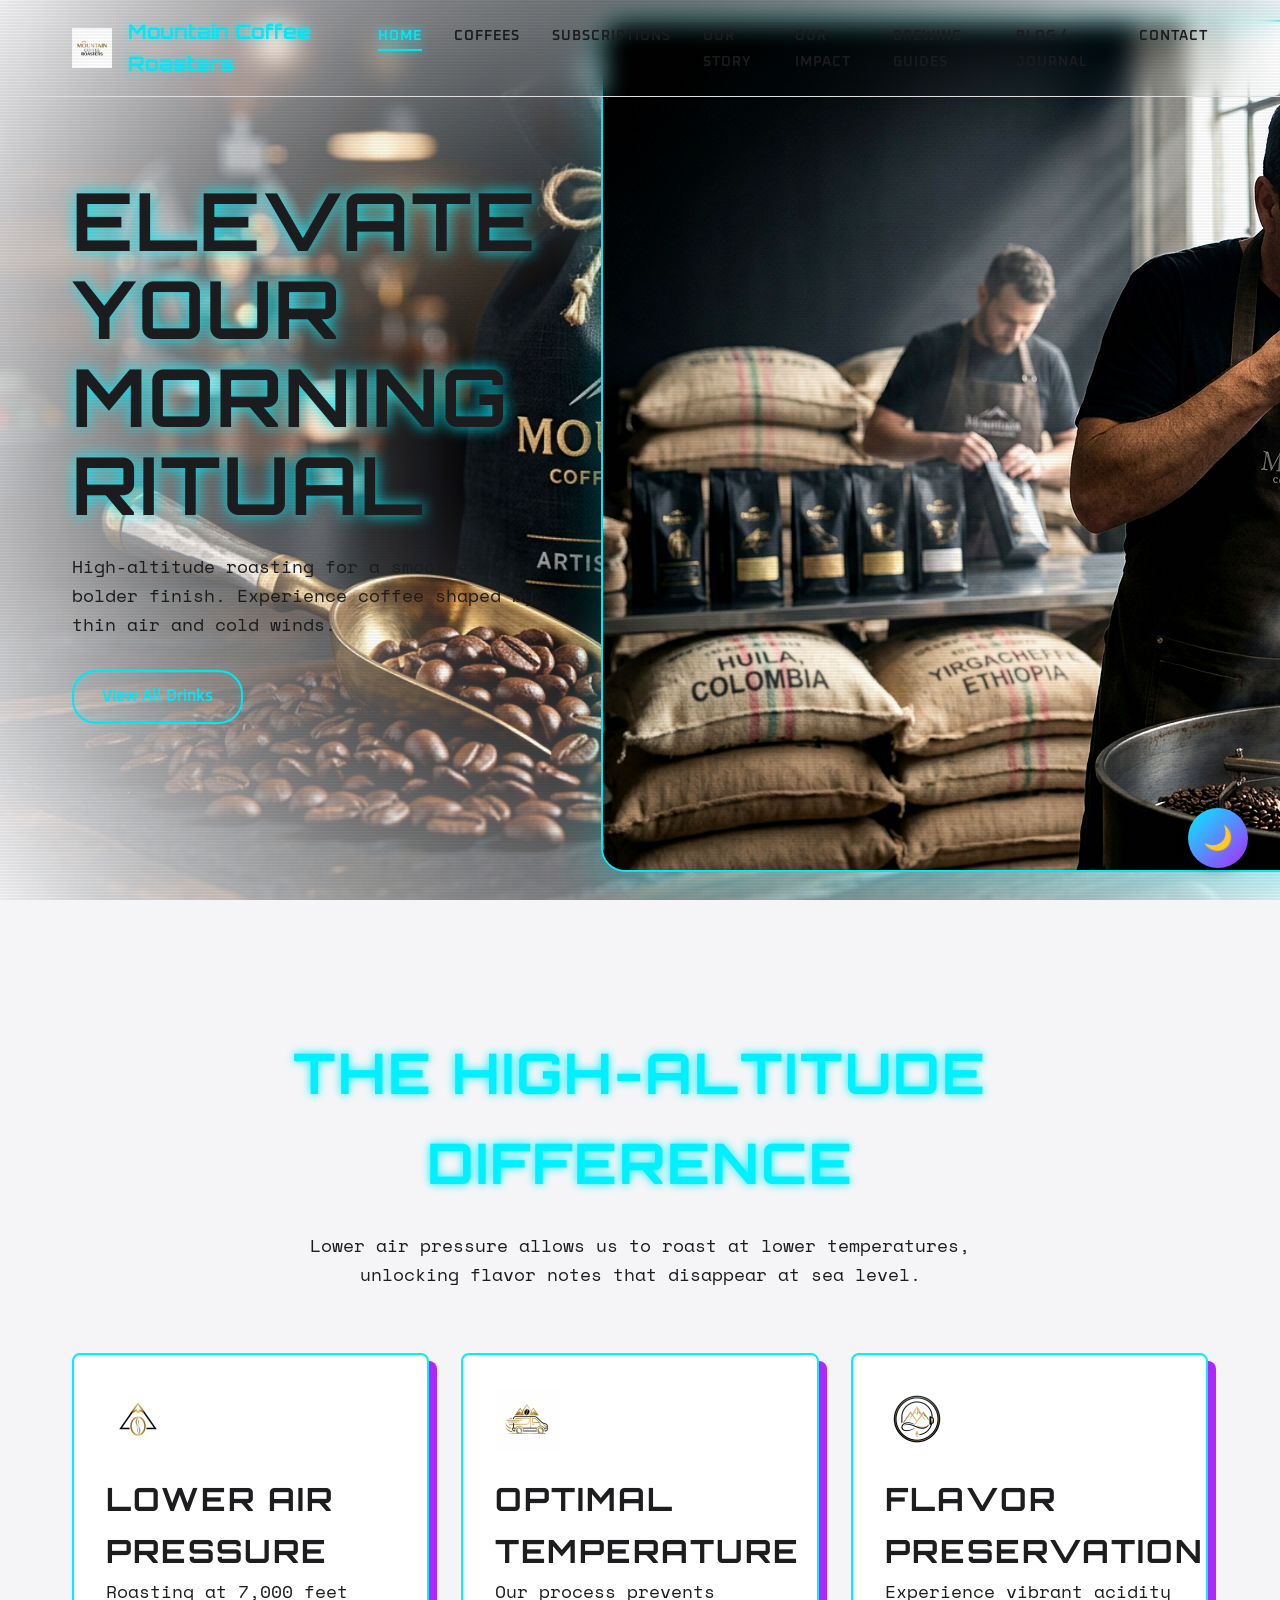
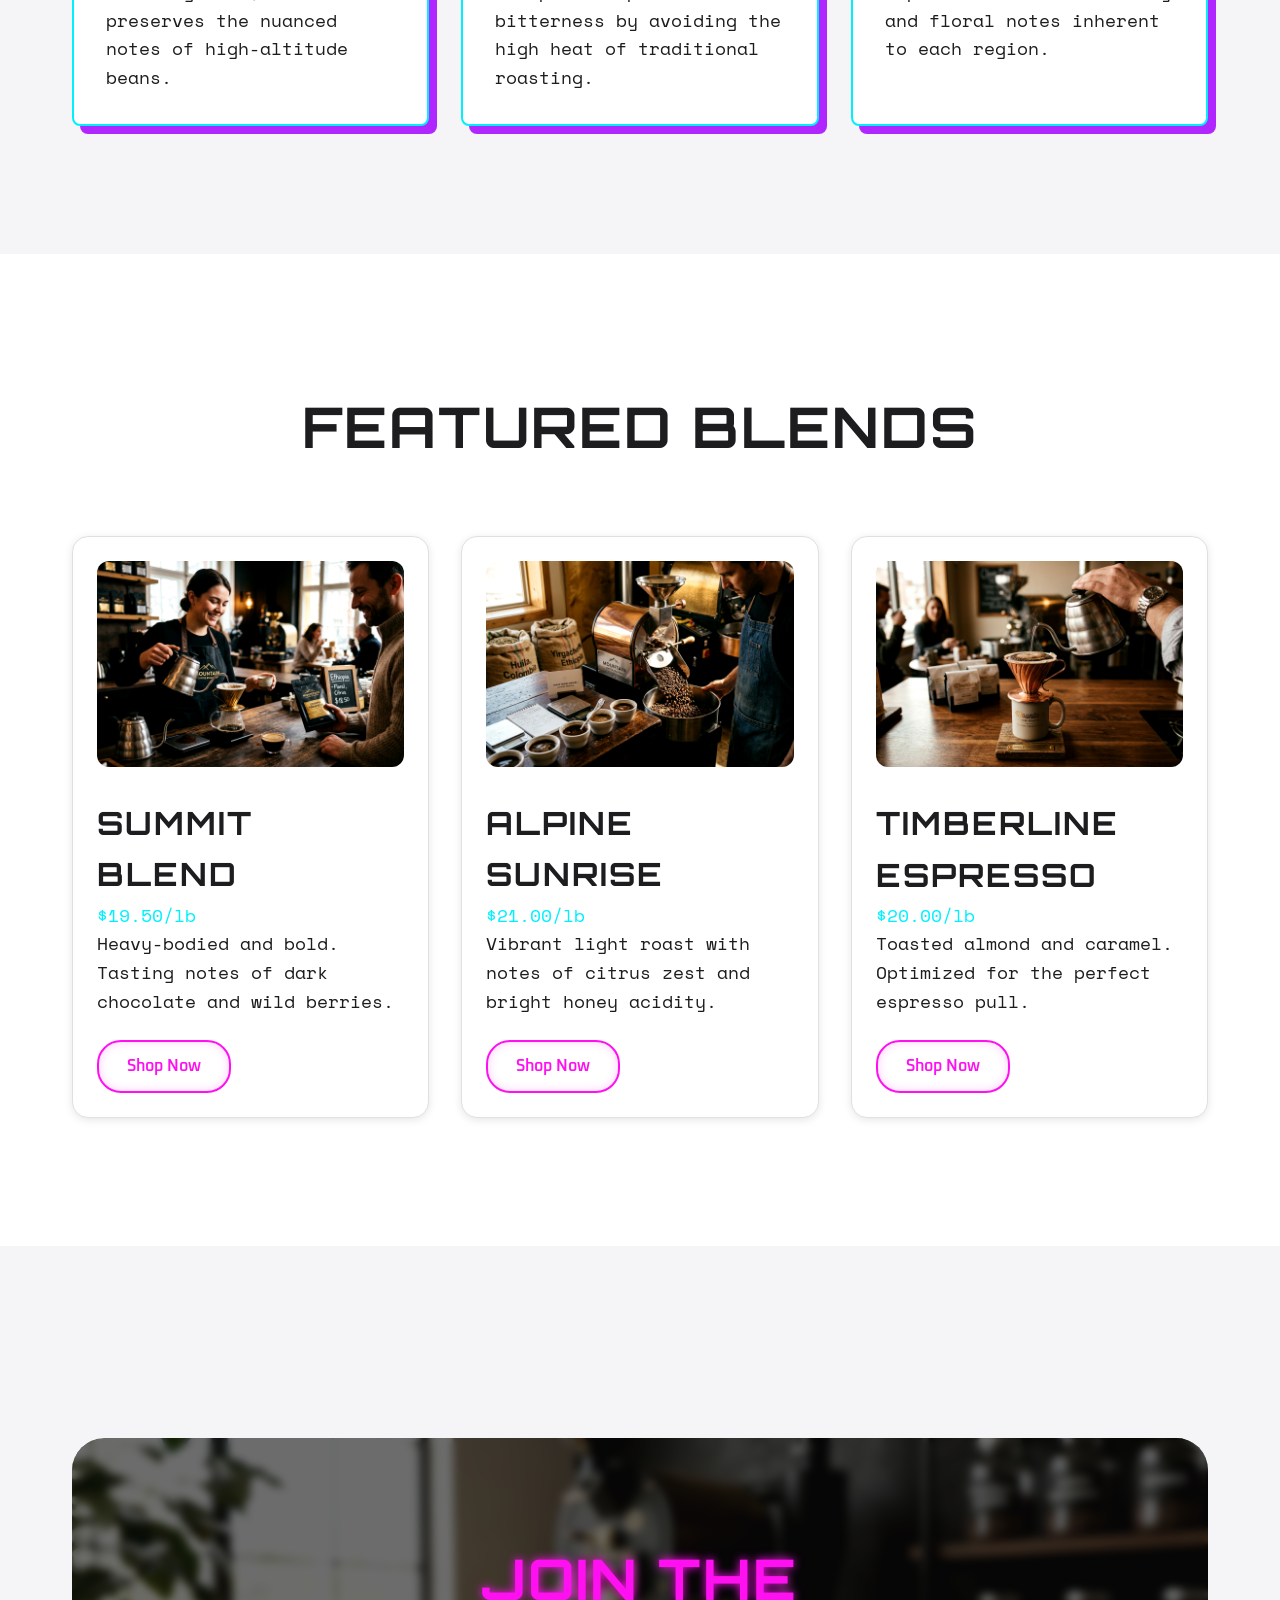
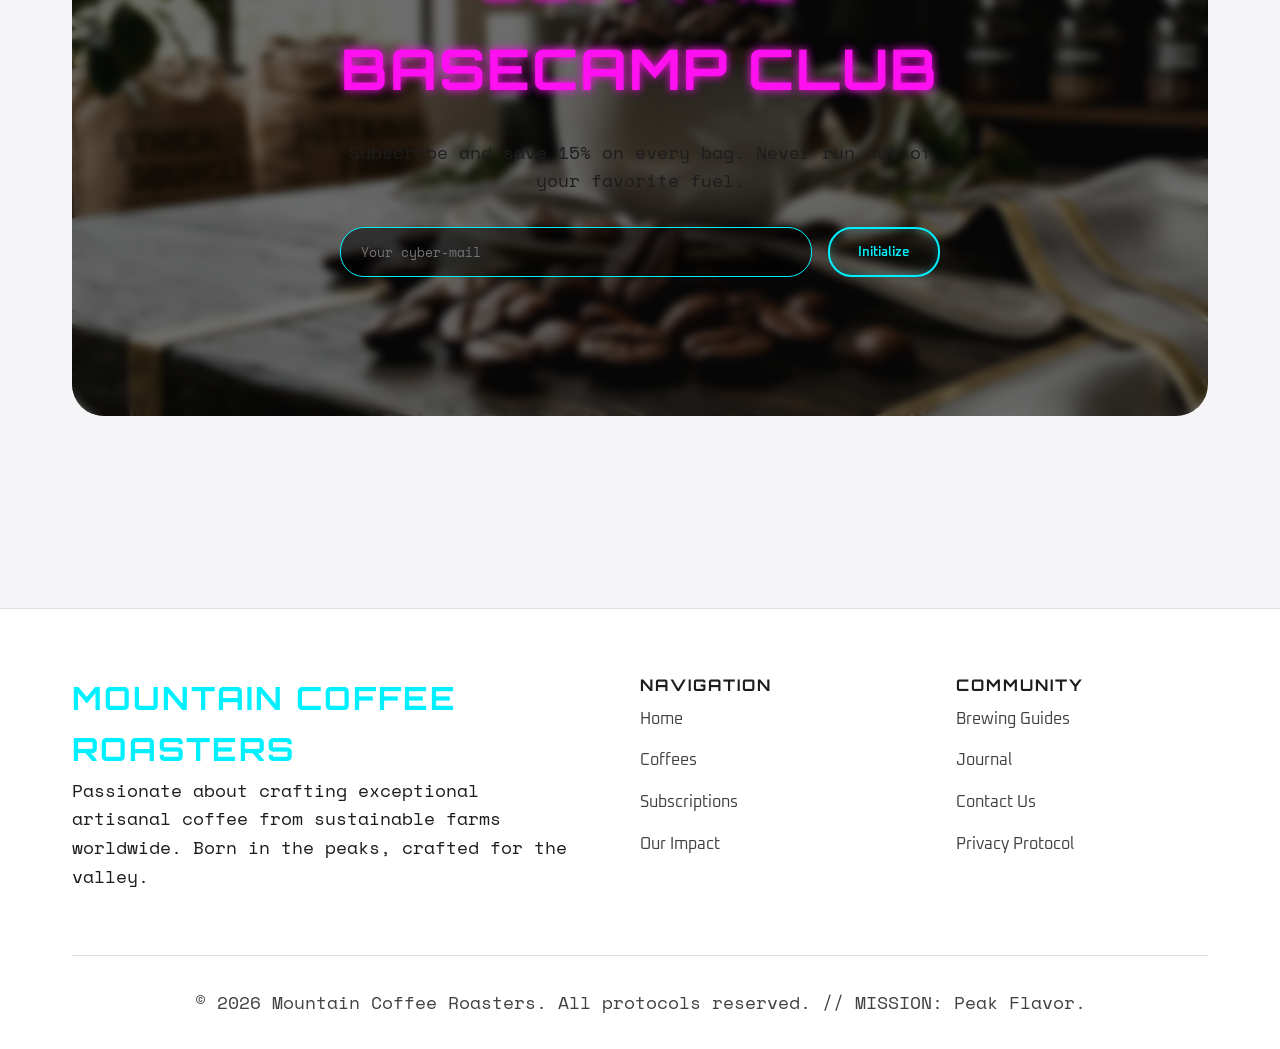
<file: index.html>
<!DOCTYPE html>
<html lang="en">
<head>
  <meta charset="UTF-8">
  <meta name="viewport" content="width=device-width, initial-scale=1.0">
  <title>Mountain Coffee Roasters | High Altitude Coffee</title>
  <link rel="preconnect" href="https://fonts.googleapis.com">
  <link rel="preconnect" href="https://fonts.gstatic.com" crossorigin>
  <link href="https://fonts.googleapis.com/css2?family=Orbitron:wght@400..900&family=Oxanium:wght@400..800&family=Space+Mono:ital,wght@0,400;0,700;1,400;1,700&display=swap" rel="stylesheet">
  <link rel="stylesheet" href="styles.css">
</head>
<body data-theme="dark">
  <div class="scanline-overlay"></div>

  <header id="header-main">
    <div class="container">
      <nav class="nav-container">
        <a href="index.html" class="brand">
          <img src="image/logo-2.png" alt="Mountain Coffee Roasters Logo">
          <span class="brand-name">Mountain Coffee Roasters</span>
        </a>
        <button id="nav-toggle" aria-label="Toggle navigation" aria-expanded="false">
          <span class="icon">MENU</span>
        </button>
        <ul class="nav-menu" id="nav-menu">
          <li class="nav-item active"><a href="index.html" class="nav-link">Home</a></li>
          <li class="nav-item"><a href="coffees.html" class="nav-link">Coffees</a></li>
          <li class="nav-item"><a href="subscriptions.html" class="nav-link">Subscriptions</a></li>
          <li class="nav-item"><a href="about.html" class="nav-link">Our Story</a></li>
          <li class="nav-item"><a href="impact.html" class="nav-link">Our Impact</a></li>
          <li class="nav-item"><a href="brewing_guides.html" class="nav-link">Brewing Guides</a></li>
          <li class="nav-item"><a href="blog__jnal.html" class="nav-link">Blog / Journal</a></li>
          <li class="nav-item"><a href="contact.html" class="nav-link">Contact</a></li>
        </ul>
      </nav>
    </div>
  </header>

  <main>
    <section class="hero fade-in-up" style="background-image: url('image/background-1.png');">
      <div class="container">
        <div class="hero-content">
          <div class="hero-text">
            <h1>Elevate Your Morning Ritual</h1>
            <p>High-altitude roasting for a smoother, bolder finish. Experience coffee shaped by thin air and cold winds.</p>
            <div style="margin-top: 2rem;">
              <a href="impact.html" class="btn btn-primary">View All Drinks</a>
            </div>
          </div>
          <div class="hero-image">
            <img src="image/lifestyle-1.png" alt="Artisanal Coffee Preparation">
          </div>
        </div>
      </div>
    </section>

    <section class="section">
      <div class="container">
        <div class="fade-in-up" style="text-align: center; margin-bottom: 4rem;">
          <h2 class="text-neon glow-text">The High-Altitude Difference</h2>
          <p style="max-width: 700px; margin: 0 auto;">Lower air pressure allows us to roast at lower temperatures, unlocking flavor notes that disappear at sea level.</p>
        </div>
        <div class="bento-grid">
          <div class="feature-card fade-in-up">
            <img src="image/icon-1.png" alt="Pressure Icon">
            <h3>Lower Air Pressure</h3>
            <p>Roasting at 7,000 feet preserves the nuanced notes of high-altitude beans.</p>
          </div>
          <div class="feature-card fade-in-up">
            <img src="image/icon-2.png" alt="Temperature Icon">
            <h3>Optimal Temperature</h3>
            <p>Our process prevents bitterness by avoiding the high heat of traditional roasting.</p>
          </div>
          <div class="feature-card fade-in-up">
            <img src="image/icon-3.png" alt="Flavor Icon">
            <h3>Flavor Preservation</h3>
            <p>Experience vibrant acidity and floral notes inherent to each region.</p>
          </div>
        </div>
      </div>
    </section>

    <section class="section" style="background: var(--bg-secondary);">
      <div class="container">
        <div class="fade-in-up" style="text-align: center; margin-bottom: 4rem;">
          <h2>Featured Blends</h2>
        </div>
        <div class="bento-grid">
          <div class="card fade-in-up">
            <img src="image/lifestyle-2.png" alt="Summit Blend">
            <h3>Summit Blend</h3>
            <p class="text-neon">$19.50/lb</p>
            <p>Heavy-bodied and bold. Tasting notes of dark chocolate and wild berries.</p>
            <a href="coffees.html" class="btn btn-secondary" style="margin-top: 1.5rem;">Shop Now</a>
          </div>
          <div class="card fade-in-up">
            <img src="image/lifestyle-3.png" alt="Alpine Sunrise">
            <h3>Alpine Sunrise</h3>
            <p class="text-neon">$21.00/lb</p>
            <p>Vibrant light roast with notes of citrus zest and bright honey acidity.</p>
            <a href="coffees.html" class="btn btn-secondary" style="margin-top: 1.5rem;">Shop Now</a>
          </div>
          <div class="card fade-in-up">
            <img src="image/lifestyle-4.png" alt="Timberline Espresso">
            <h3>Timberline Espresso</h3>
            <p class="text-neon">$20.00/lb</p>
            <p>Toasted almond and caramel. Optimized for the perfect espresso pull.</p>
            <a href="coffees.html" class="btn btn-secondary" style="margin-top: 1.5rem;">Shop Now</a>
          </div>
        </div>
      </div>
    </section>

    <section class="section">
      <div class="container">
        <div class="cta-banner fade-in-up" style="background-image: url('image/background-2.png');">
          <div class="cta-content">
            <h2 class="text-pink glow-text">Join the Basecamp Club</h2>
            <p>Subscribe and save 15% on every bag. Never run out of your favorite fuel.</p>
            <form id="form-subscription" class="subscription-form">
              <input type="email" placeholder="Your cyber-mail" required>
              <button type="submit" class="btn btn-primary">Initialize</button>
            </form>
            <p class="form-sub-feedback" style="margin-top: 1rem; min-height: 1.5em;"></p>
          </div>
        </div>
      </div>
    </section>
  </main>

  <footer>
    <div class="container">
      <div class="footer-grid">
        <div class="footer-about">
          <h3 class="text-neon">Mountain Coffee Roasters</h3>
          <p>Passionate about crafting exceptional artisanal coffee from sustainable farms worldwide. Born in the peaks, crafted for the valley.</p>
        </div>
        <div class="footer-links">
          <h4>Navigation</h4>
          <ul>
            <li><a href="index.html">Home</a></li>
            <li><a href="coffees.html">Coffees</a></li>
            <li><a href="subscriptions.html">Subscriptions</a></li>
            <li><a href="impact.html">Our Impact</a></li>
          </ul>
        </div>
        <div class="footer-links">
          <h4>Community</h4>
          <ul>
            <li><a href="brewing_guides.html">Brewing Guides</a></li>
            <li><a href="blog__jnal.html">Journal</a></li>
            <li><a href="contact.html">Contact Us</a></li>
            <li><a href="#">Privacy Protocol</a></li>
          </ul>
        </div>
      </div>
      <div class="footer-bottom">
        <p>&copy; 2026 Mountain Coffee Roasters. All protocols reserved. // MISSION: Peak Flavor.</p>
      </div>
    </div>
  </footer>

  <button class="theme-toggle" aria-label="Toggle dark mode">
    <span class="icon">🌙</span>
  </button>

  <script src="script.js"></script>
</body>
</html>
</file>
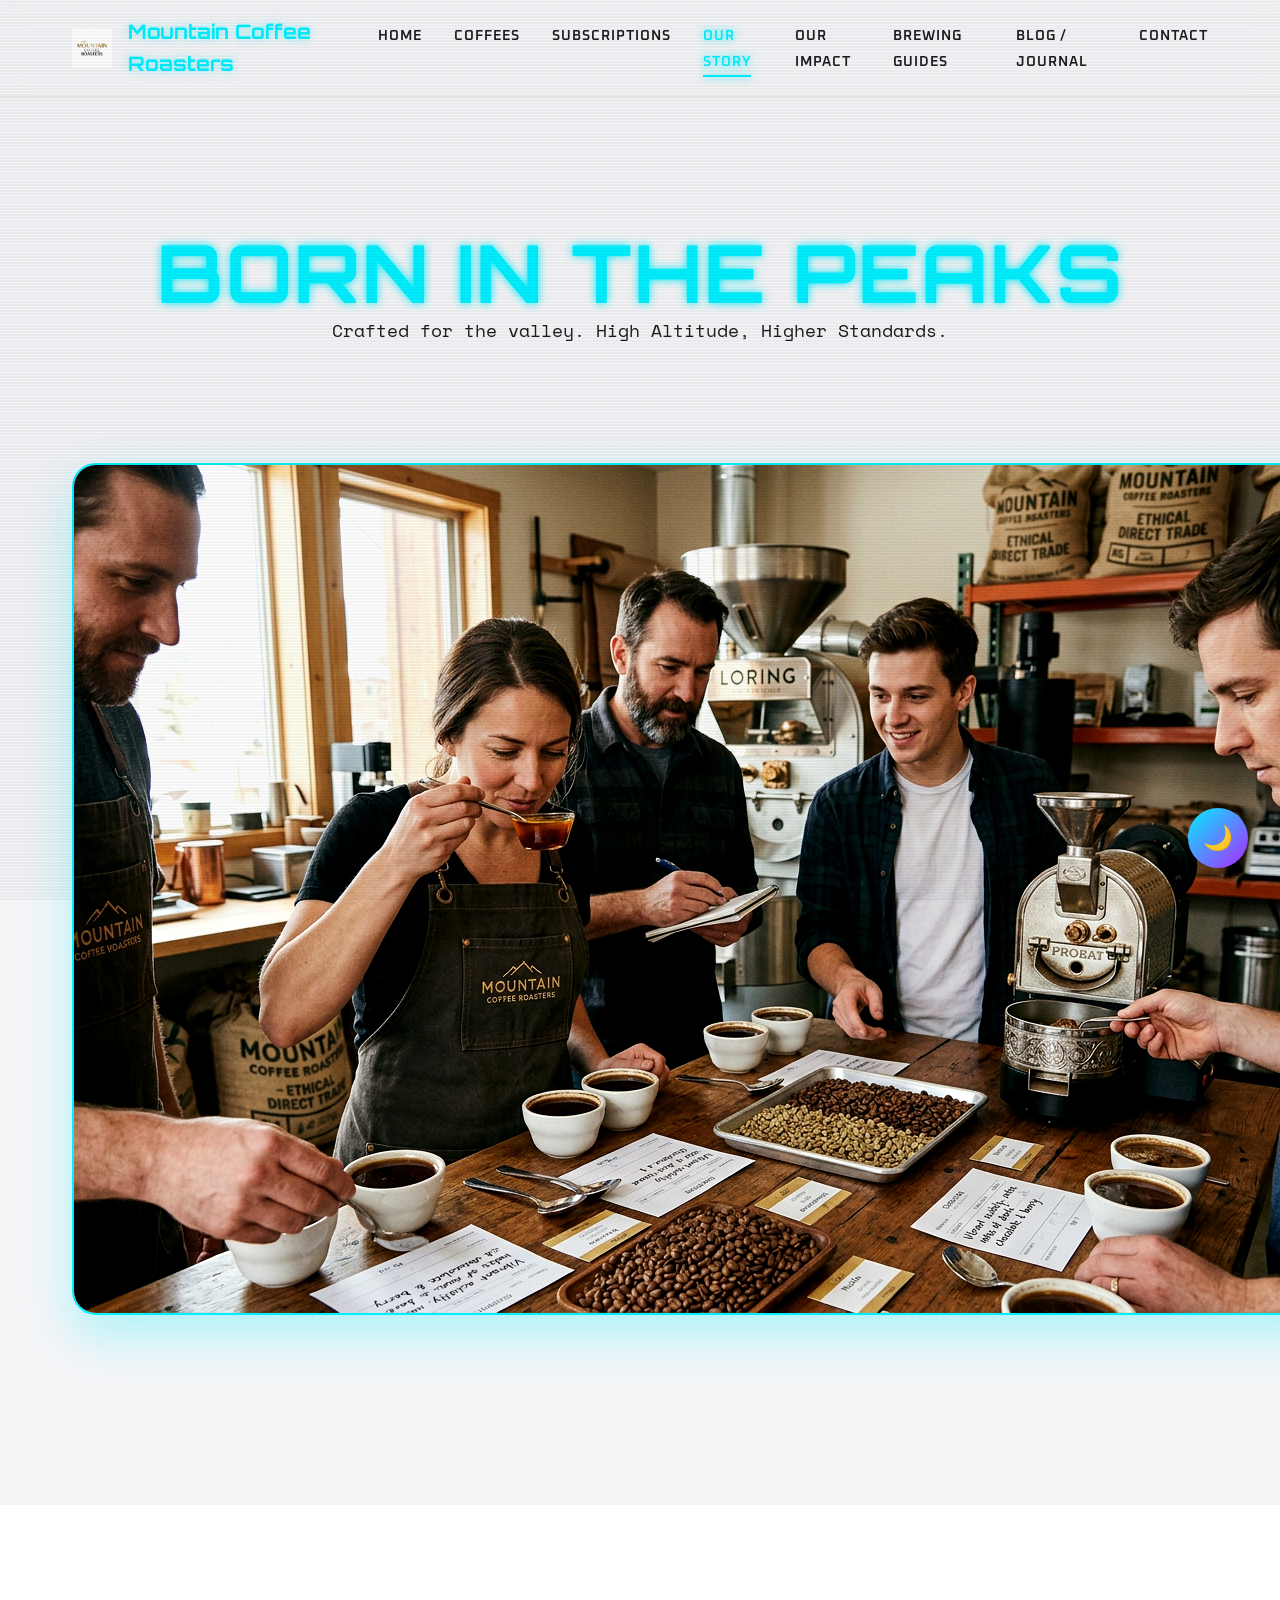
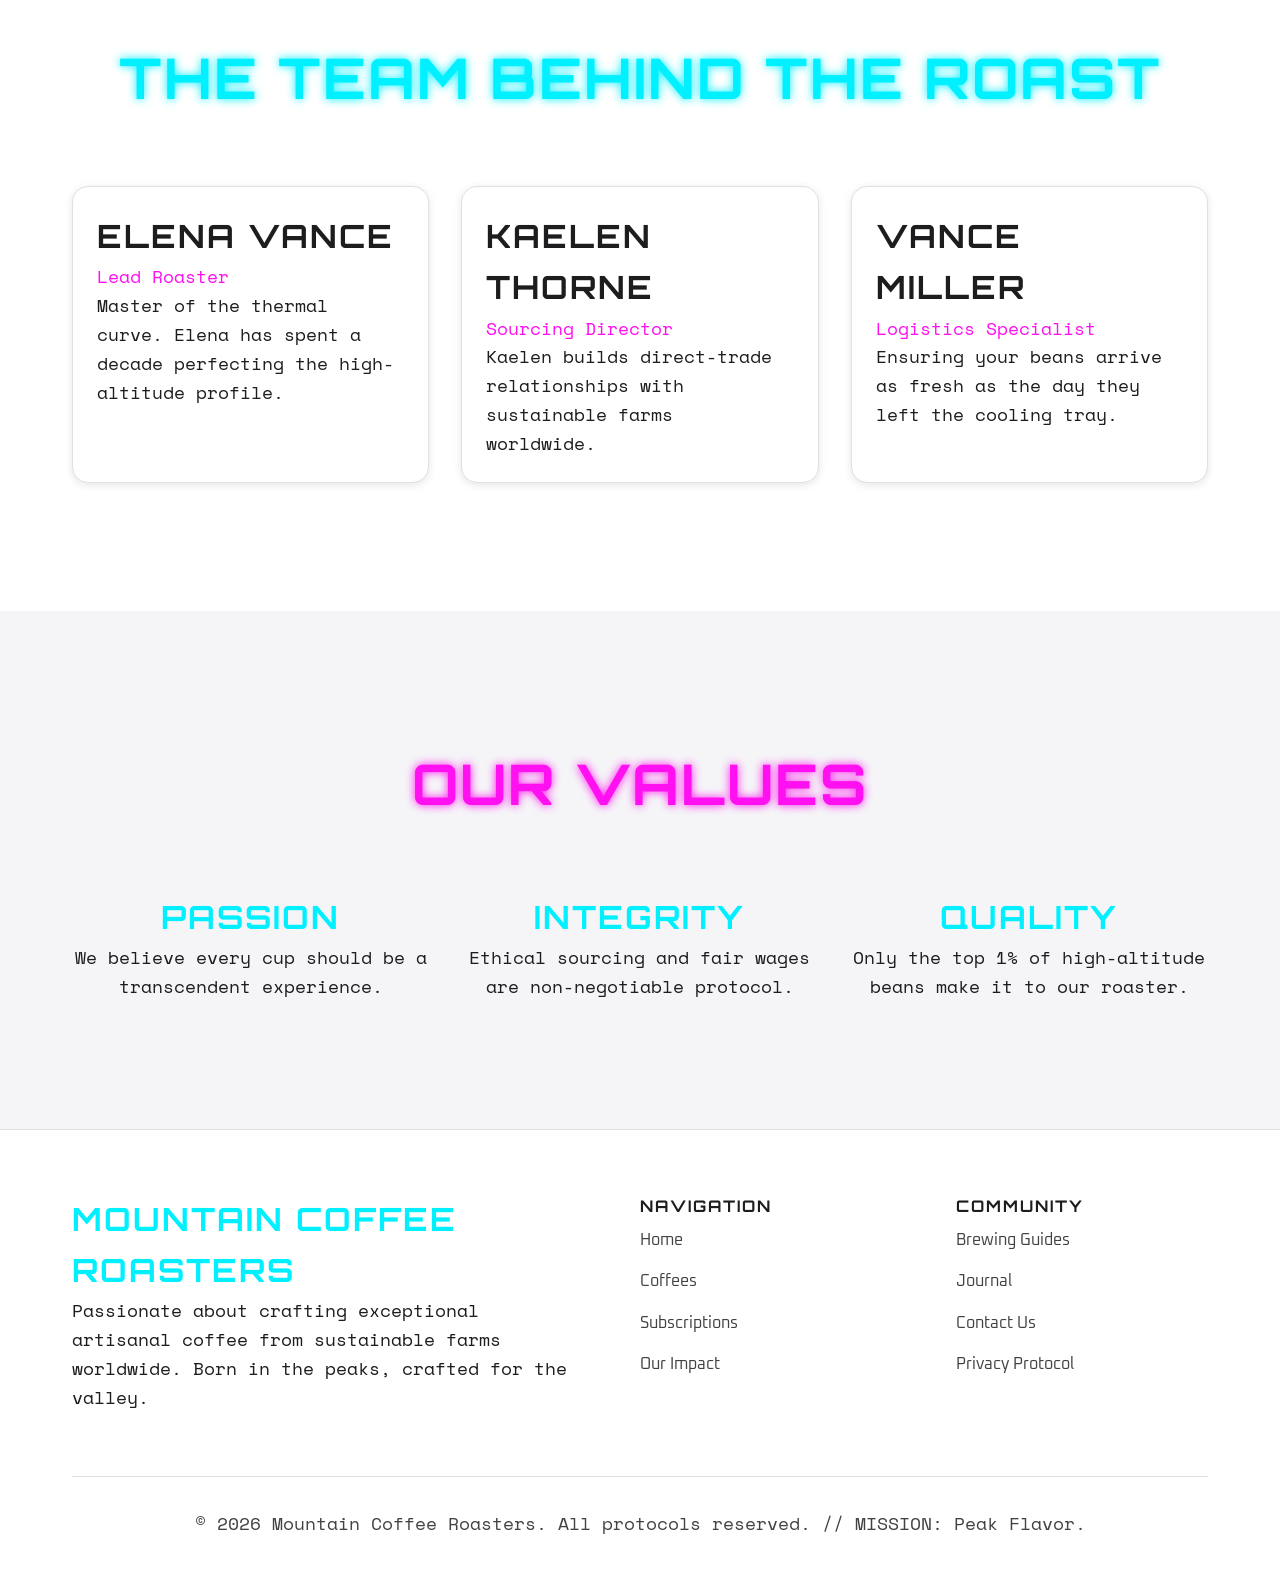
<file: about.html>
<!DOCTYPE html>
<html lang="en">
<head>
  <meta charset="UTF-8">
  <meta name="viewport" content="width=device-width, initial-scale=1.0">
  <title>Our Story | Mountain Coffee Roasters</title>
  <link rel="preconnect" href="https://fonts.googleapis.com">
  <link rel="preconnect" href="https://fonts.gstatic.com" crossorigin>
  <link href="https://fonts.googleapis.com/css2?family=Orbitron:wght@400..900&family=Oxanium:wght@400..800&family=Space+Mono:ital,wght@0,400;0,700;1,400;1,700&display=swap" rel="stylesheet">
  <link rel="stylesheet" href="styles.css">
</head>
<body data-theme="dark">
  <div class="scanline-overlay"></div>

  <header id="header-main">
    <div class="container">
      <nav class="nav-container">
        <a href="index.html" class="brand">
          <img src="image/logo-2.png" alt="Mountain Coffee Roasters Logo">
          <span class="brand-name">Mountain Coffee Roasters</span>
        </a>
        <button id="nav-toggle" aria-label="Toggle navigation" aria-expanded="false">
          <span class="icon">MENU</span>
        </button>
        <ul class="nav-menu" id="nav-menu">
          <li class="nav-item"><a href="index.html" class="nav-link">Home</a></li>
          <li class="nav-item"><a href="coffees.html" class="nav-link">Coffees</a></li>
          <li class="nav-item"><a href="subscriptions.html" class="nav-link">Subscriptions</a></li>
          <li class="nav-item active"><a href="about.html" class="nav-link">Our Story</a></li>
          <li class="nav-item"><a href="impact.html" class="nav-link">Our Impact</a></li>
          <li class="nav-item"><a href="brewing_guides.html" class="nav-link">Brewing Guides</a></li>
          <li class="nav-item"><a href="blog__jnal.html" class="nav-link">Blog / Journal</a></li>
          <li class="nav-item"><a href="contact.html" class="nav-link">Contact</a></li>
        </ul>
      </nav>
    </div>
  </header>

  <main style="padding-top: 100px;">
    <section class="section">
      <div class="container">
        <div class="fade-in-up" style="text-align: center; margin-bottom: 4rem;">
          <h1 class="text-neon glow-text">Born in the Peaks</h1>
          <p>Crafted for the valley. High Altitude, Higher Standards.</p>
        </div>

        <div class="hero-content fade-in-up">
          <div class="hero-image">
            <img src="image/lifestyle-5.png" alt="High Altitude Landscape">
          </div>
          <div class="hero-text">
            <h2 class="text-pink">Our Origins</h2>
            <p>Mountain Coffee Roasters invites you into a world where exceptional coffee is not just a beverage, but a meticulously crafted experience. Born in the thin air of the peaks, we found that roasting at high altitude allows for a cleaner, bolder finish without the bitterness of sea-level roasting.</p>
            <p style="margin-top: 1rem;">Each bean journeying to your cup undergoes our artisanal roasting process, carefully calibrated to unlock its full potential and highlight the distinctive flavor profiles inherent to its region. We meticulously roast small batches to ensure optimal freshness.</p>
          </div>
        </div>
      </div>
    </section>

    <section class="section" style="background: var(--bg-secondary);">
      <div class="container">
        <div class="fade-in-up" style="text-align: center; margin-bottom: 4rem;">
          <h2 class="text-neon glow-text">The Team behind the Roast</h2>
        </div>
        <div class="bento-grid">
          <div class="card fade-in-up">
            <h3>Elena Vance</h3>
            <p class="text-pink">Lead Roaster</p>
            <p>Master of the thermal curve. Elena has spent a decade perfecting the high-altitude profile.</p>
          </div>
          <div class="card fade-in-up">
            <h3>Kaelen Thorne</h3>
            <p class="text-pink">Sourcing Director</p>
            <p>Kaelen builds direct-trade relationships with sustainable farms worldwide.</p>
          </div>
          <div class="card fade-in-up">
            <h3>Vance Miller</h3>
            <p class="text-pink">Logistics Specialist</p>
            <p>Ensuring your beans arrive as fresh as the day they left the cooling tray.</p>
          </div>
        </div>
      </div>
    </section>

    <section class="section">
      <div class="container">
        <div class="fade-in-up" style="text-align: center; margin-bottom: 4rem;">
          <h2 class="text-pink glow-text">Our Values</h2>
        </div>
        <div class="bento-grid" style="text-align: center;">
          <div class="fade-in-up">
            <h3 class="text-neon">Passion</h3>
            <p>We believe every cup should be a transcendent experience.</p>
          </div>
          <div class="fade-in-up">
            <h3 class="text-neon">Integrity</h3>
            <p>Ethical sourcing and fair wages are non-negotiable protocol.</p>
          </div>
          <div class="fade-in-up">
            <h3 class="text-neon">Quality</h3>
            <p>Only the top 1% of high-altitude beans make it to our roaster.</p>
          </div>
        </div>
      </div>
    </section>
  </main>

  <footer>
    <div class="container">
      <div class="footer-grid">
        <div class="footer-about">
          <h3 class="text-neon">Mountain Coffee Roasters</h3>
          <p>Passionate about crafting exceptional artisanal coffee from sustainable farms worldwide. Born in the peaks, crafted for the valley.</p>
        </div>
        <div class="footer-links">
          <h4>Navigation</h4>
          <ul>
            <li><a href="index.html">Home</a></li>
            <li><a href="coffees.html">Coffees</a></li>
            <li><a href="subscriptions.html">Subscriptions</a></li>
            <li><a href="impact.html">Our Impact</a></li>
          </ul>
        </div>
        <div class="footer-links">
          <h4>Community</h4>
          <ul>
            <li><a href="brewing_guides.html">Brewing Guides</a></li>
            <li><a href="blog__jnal.html">Journal</a></li>
            <li><a href="contact.html">Contact Us</a></li>
            <li><a href="#">Privacy Protocol</a></li>
          </ul>
        </div>
      </div>
      <div class="footer-bottom">
        <p>&copy; 2026 Mountain Coffee Roasters. All protocols reserved. // MISSION: Peak Flavor.</p>
      </div>
    </div>
  </footer>

  <button class="theme-toggle" aria-label="Toggle dark mode">
    <span class="icon">🌙</span>
  </button>

  <script src="script.js"></script>
</body>
</html>
</file>
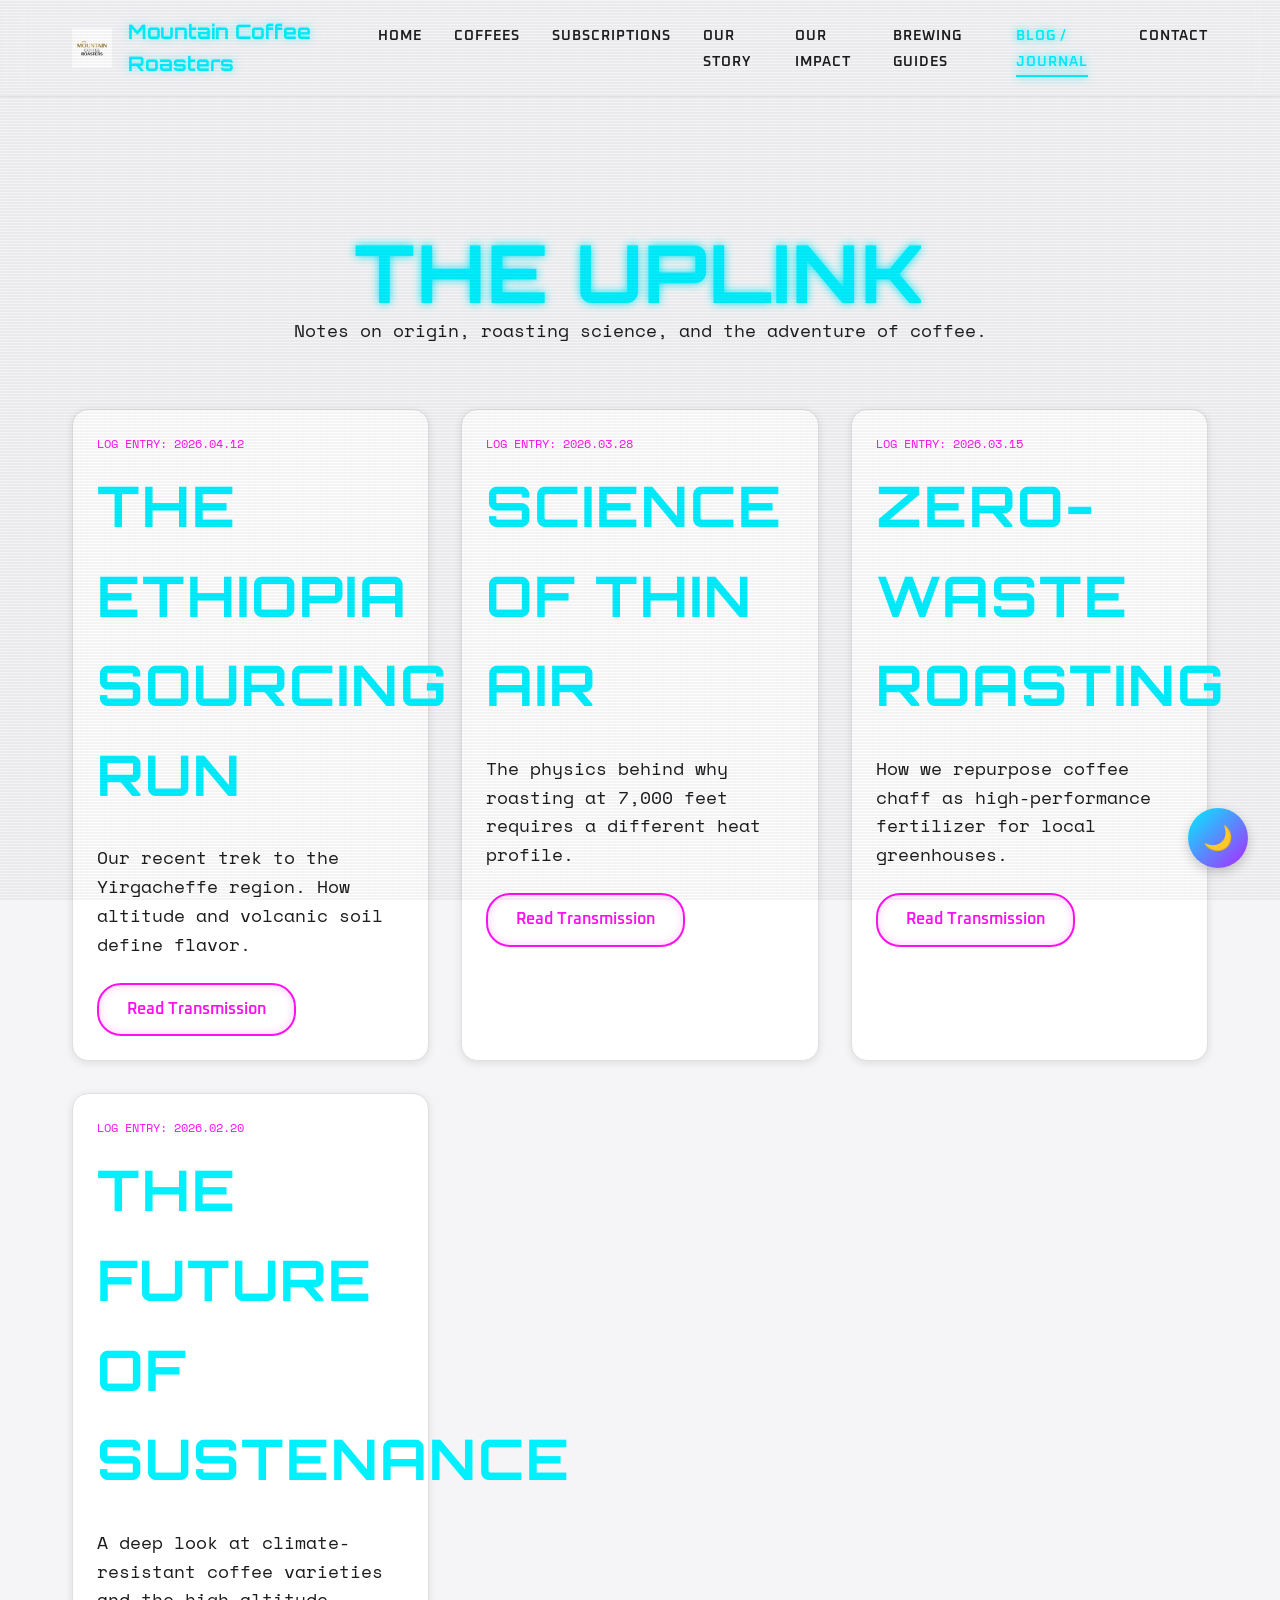
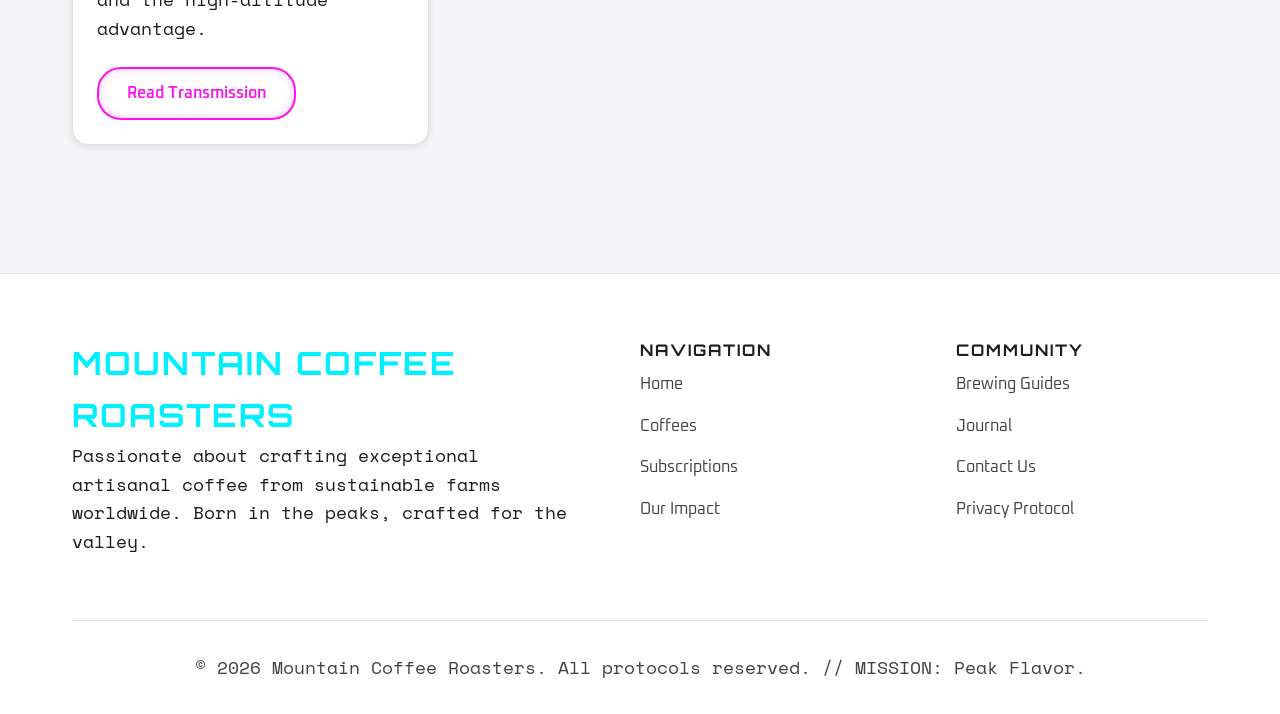
<file: blog__jnal.html>
<!DOCTYPE html>
<html lang="en">
<head>
  <meta charset="UTF-8">
  <meta name="viewport" content="width=device-width, initial-scale=1.0">
  <title>Journal | Mountain Coffee Roasters</title>
  <link rel="preconnect" href="https://fonts.googleapis.com">
  <link rel="preconnect" href="https://fonts.gstatic.com" crossorigin>
  <link href="https://fonts.googleapis.com/css2?family=Orbitron:wght@400..900&family=Oxanium:wght@400..800&family=Space+Mono:ital,wght@0,400;0,700;1,400;1,700&display=swap" rel="stylesheet">
  <link rel="stylesheet" href="styles.css">
</head>
<body data-theme="dark">
  <div class="scanline-overlay"></div>

  <header id="header-main">
    <div class="container">
      <nav class="nav-container">
        <a href="index.html" class="brand">
          <img src="image/logo-2.png" alt="Mountain Coffee Roasters Logo">
          <span class="brand-name">Mountain Coffee Roasters</span>
        </a>
        <button id="nav-toggle" aria-label="Toggle navigation" aria-expanded="false">
          <span class="icon">MENU</span>
        </button>
        <ul class="nav-menu" id="nav-menu">
          <li class="nav-item"><a href="index.html" class="nav-link">Home</a></li>
          <li class="nav-item"><a href="coffees.html" class="nav-link">Coffees</a></li>
          <li class="nav-item"><a href="subscriptions.html" class="nav-link">Subscriptions</a></li>
          <li class="nav-item"><a href="about.html" class="nav-link">Our Story</a></li>
          <li class="nav-item"><a href="impact.html" class="nav-link">Our Impact</a></li>
          <li class="nav-item"><a href="brewing_guides.html" class="nav-link">Brewing Guides</a></li>
          <li class="nav-item active"><a href="blog__jnal.html" class="nav-link">Blog / Journal</a></li>
          <li class="nav-item"><a href="contact.html" class="nav-link">Contact</a></li>
        </ul>
      </nav>
    </div>
  </header>

  <main style="padding-top: 100px;">
    <section class="section">
      <div class="container">
        <div class="fade-in-up" style="text-align: center; margin-bottom: 4rem;">
          <h1 class="text-neon glow-text">The Uplink</h1>
          <p>Notes on origin, roasting science, and the adventure of coffee.</p>
        </div>

        <div class="bento-grid">
          <!-- Article 1 -->
          <article class="card fade-in-up">
            <p class="text-pink" style="font-size: 0.75rem; font-family: 'Space Mono'; margin-bottom: 0.5rem;">LOG ENTRY: 2026.04.12</p>
            <h2 class="text-neon">The Ethiopia Sourcing Run</h2>
            <p>Our recent trek to the Yirgacheffe region. How altitude and volcanic soil define flavor.</p>
            <a href="#" class="btn btn-secondary" style="margin-top: 1.5rem;">Read Transmission</a>
          </article>
          <!-- Article 2 -->
          <article class="card fade-in-up">
            <p class="text-pink" style="font-size: 0.75rem; font-family: 'Space Mono'; margin-bottom: 0.5rem;">LOG ENTRY: 2026.03.28</p>
            <h2 class="text-neon">Science of Thin Air</h2>
            <p>The physics behind why roasting at 7,000 feet requires a different heat profile.</p>
            <a href="#" class="btn btn-secondary" style="margin-top: 1.5rem;">Read Transmission</a>
          </article>
          <!-- Article 3 -->
          <article class="card fade-in-up">
            <p class="text-pink" style="font-size: 0.75rem; font-family: 'Space Mono'; margin-bottom: 0.5rem;">LOG ENTRY: 2026.03.15</p>
            <h2 class="text-neon">Zero-Waste Roasting</h2>
            <p>How we repurpose coffee chaff as high-performance fertilizer for local greenhouses.</p>
            <a href="#" class="btn btn-secondary" style="margin-top: 1.5rem;">Read Transmission</a>
          </article>
          <!-- Article 4 -->
          <article class="card fade-in-up">
            <p class="text-pink" style="font-size: 0.75rem; font-family: 'Space Mono'; margin-bottom: 0.5rem;">LOG ENTRY: 2026.02.20</p>
            <h2 class="text-neon">The Future of Sustenance</h2>
            <p>A deep look at climate-resistant coffee varieties and the high-altitude advantage.</p>
            <a href="#" class="btn btn-secondary" style="margin-top: 1.5rem;">Read Transmission</a>
          </article>
        </div>
      </div>
    </section>
  </main>

  <footer>
    <div class="container">
      <div class="footer-grid">
        <div class="footer-about">
          <h3 class="text-neon">Mountain Coffee Roasters</h3>
          <p>Passionate about crafting exceptional artisanal coffee from sustainable farms worldwide. Born in the peaks, crafted for the valley.</p>
        </div>
        <div class="footer-links">
          <h4>Navigation</h4>
          <ul>
            <li><a href="index.html">Home</a></li>
            <li><a href="coffees.html">Coffees</a></li>
            <li><a href="subscriptions.html">Subscriptions</a></li>
            <li><a href="impact.html">Our Impact</a></li>
          </ul>
        </div>
        <div class="footer-links">
          <h4>Community</h4>
          <ul>
            <li><a href="brewing_guides.html">Brewing Guides</a></li>
            <li><a href="blog__jnal.html">Journal</a></li>
            <li><a href="contact.html">Contact Us</a></li>
            <li><a href="#">Privacy Protocol</a></li>
          </ul>
        </div>
      </div>
      <div class="footer-bottom">
        <p>&copy; 2026 Mountain Coffee Roasters. All protocols reserved. // MISSION: Peak Flavor.</p>
      </div>
    </div>
  </footer>

  <button class="theme-toggle" aria-label="Toggle dark mode">
    <span class="icon">🌙</span>
  </button>

  <script src="script.js"></script>
</body>
</html>
</file>
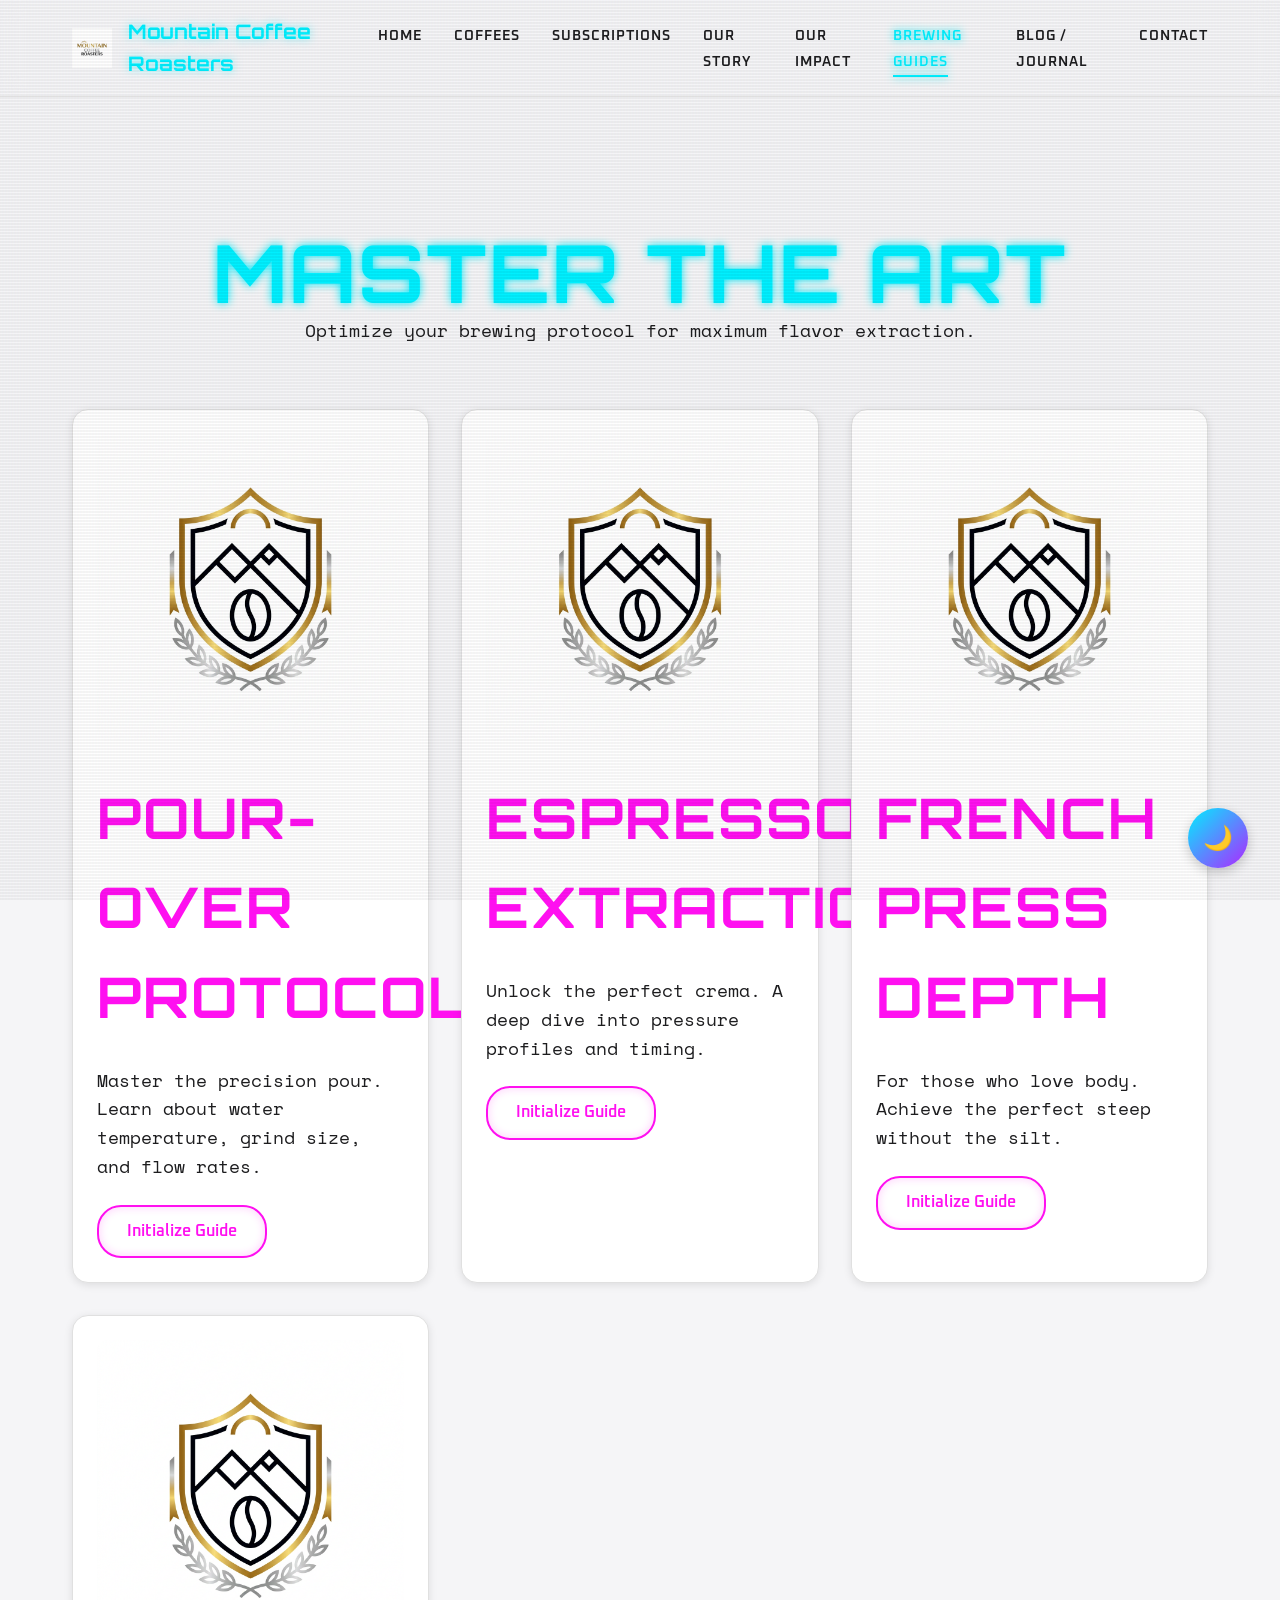
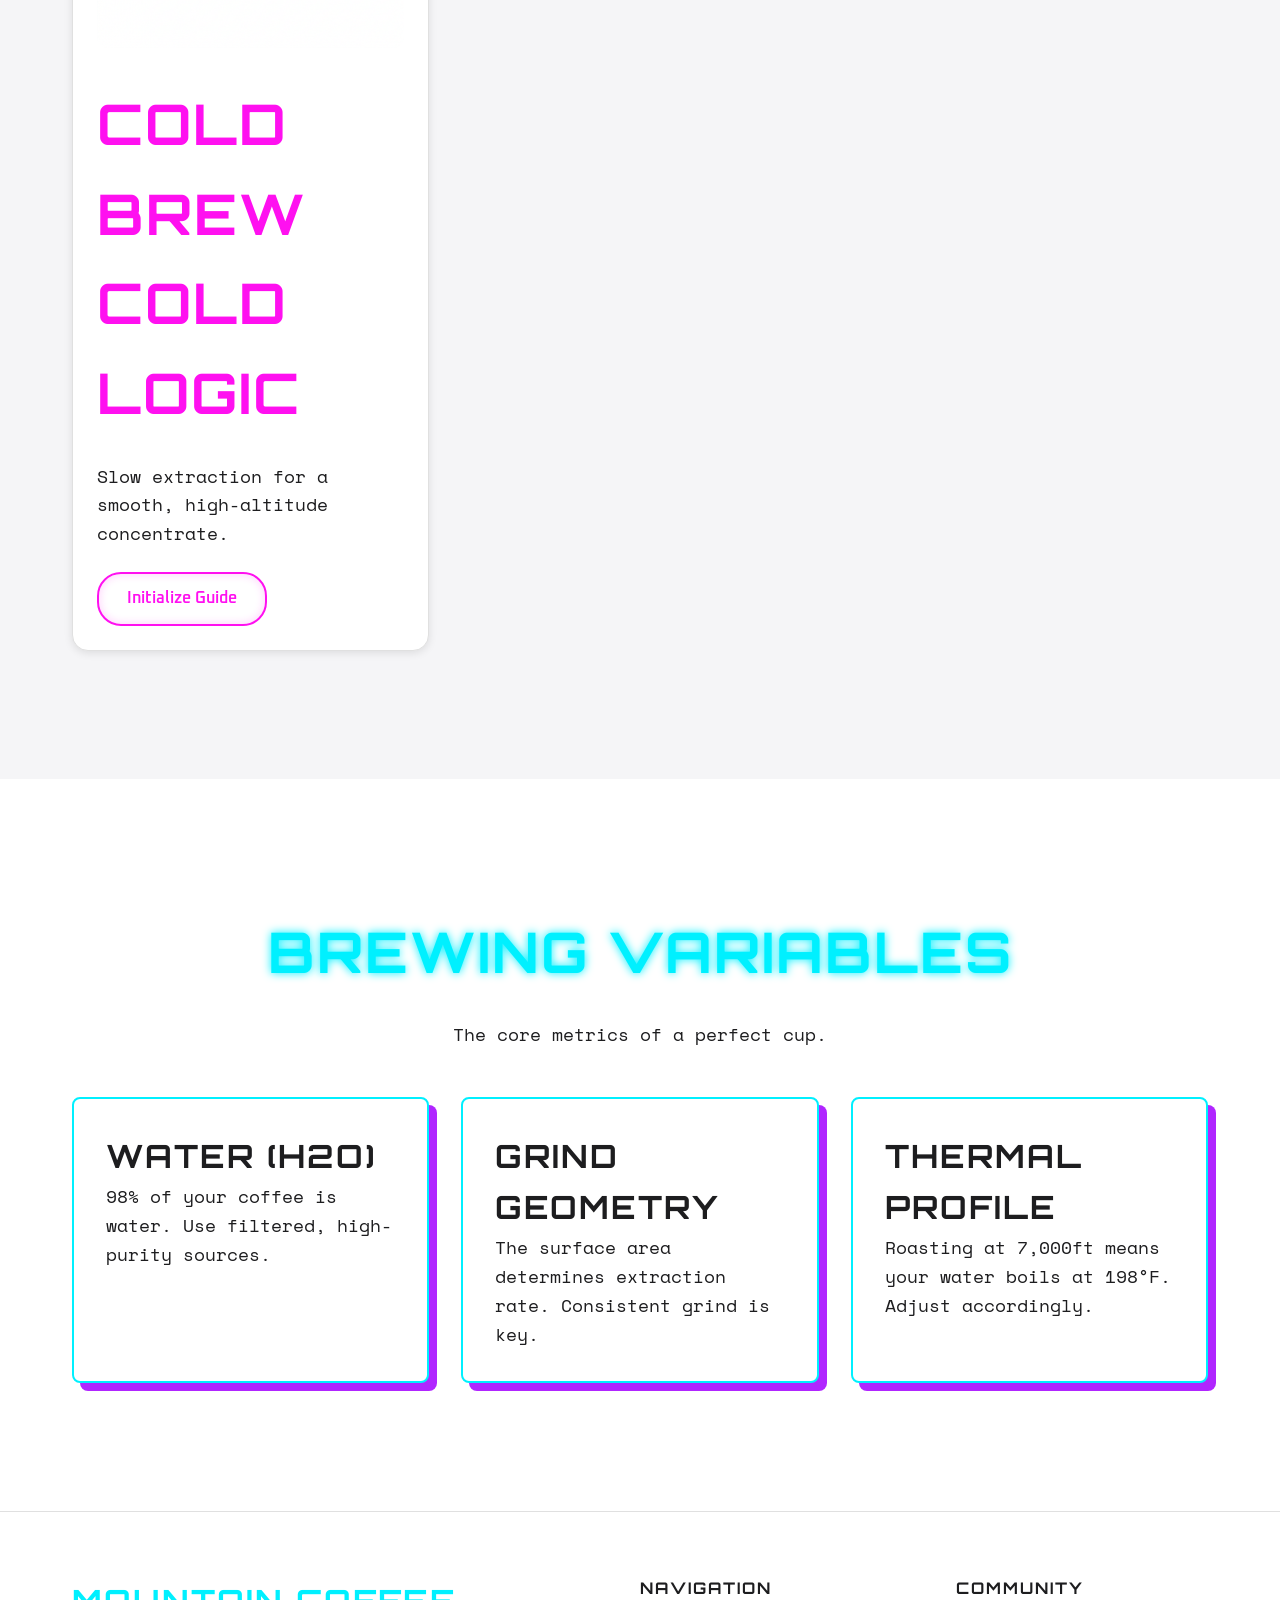
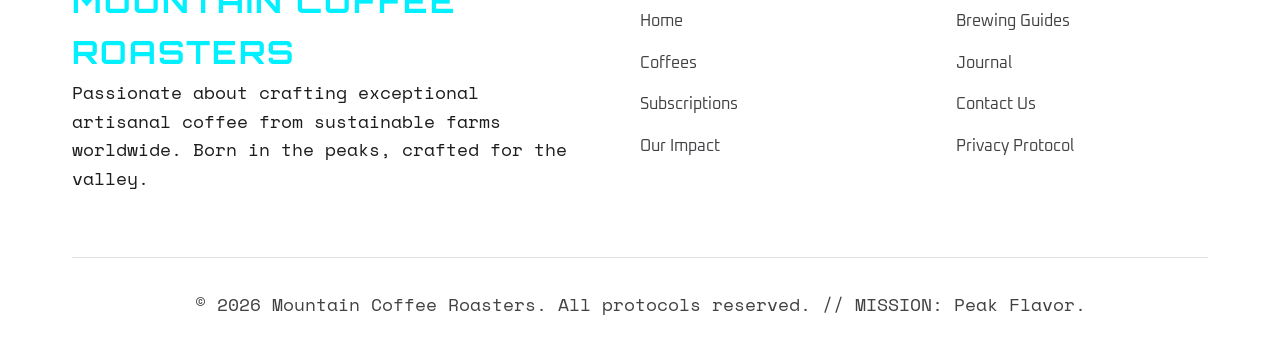
<file: brewing_guides.html>
<!DOCTYPE html>
<html lang="en">
<head>
  <meta charset="UTF-8">
  <meta name="viewport" content="width=device-width, initial-scale=1.0">
  <title>Brewing Guides | Mountain Coffee Roasters</title>
  <link rel="preconnect" href="https://fonts.googleapis.com">
  <link rel="preconnect" href="https://fonts.gstatic.com" crossorigin>
  <link href="https://fonts.googleapis.com/css2?family=Orbitron:wght@400..900&family=Oxanium:wght@400..800&family=Space+Mono:ital,wght@0,400;0,700;1,400;1,700&display=swap" rel="stylesheet">
  <link rel="stylesheet" href="styles.css">
</head>
<body data-theme="dark">
  <div class="scanline-overlay"></div>

  <header id="header-main">
    <div class="container">
      <nav class="nav-container">
        <a href="index.html" class="brand">
          <img src="image/logo-2.png" alt="Mountain Coffee Roasters Logo">
          <span class="brand-name">Mountain Coffee Roasters</span>
        </a>
        <button id="nav-toggle" aria-label="Toggle navigation" aria-expanded="false">
          <span class="icon">MENU</span>
        </button>
        <ul class="nav-menu" id="nav-menu">
          <li class="nav-item"><a href="index.html" class="nav-link">Home</a></li>
          <li class="nav-item"><a href="coffees.html" class="nav-link">Coffees</a></li>
          <li class="nav-item"><a href="subscriptions.html" class="nav-link">Subscriptions</a></li>
          <li class="nav-item"><a href="about.html" class="nav-link">Our Story</a></li>
          <li class="nav-item"><a href="impact.html" class="nav-link">Our Impact</a></li>
          <li class="nav-item active"><a href="brewing_guides.html" class="nav-link">Brewing Guides</a></li>
          <li class="nav-item"><a href="blog__jnal.html" class="nav-link">Blog / Journal</a></li>
          <li class="nav-item"><a href="contact.html" class="nav-link">Contact</a></li>
        </ul>
      </nav>
    </div>
  </header>

  <main style="padding-top: 100px;">
    <section class="section">
      <div class="container">
        <div class="fade-in-up" style="text-align: center; margin-bottom: 4rem;">
          <h1 class="text-neon glow-text">Master the Art</h1>
          <p>Optimize your brewing protocol for maximum flavor extraction.</p>
        </div>

        <div class="bento-grid">
          <!-- Guide 1 -->
          <div class="card fade-in-up">
            <img src="image/icon-4.png" alt="Brewing Icon">
            <h2 class="text-pink">Pour-Over Protocol</h2>
            <p>Master the precision pour. Learn about water temperature, grind size, and flow rates.</p>
            <a href="#" class="btn btn-secondary" style="margin-top: 1.5rem;">Initialize Guide</a>
          </div>
          <!-- Guide 2 -->
          <div class="card fade-in-up">
            <img src="image/icon-4.png" alt="Brewing Icon">
            <h2 class="text-pink">Espresso Extraction</h2>
            <p>Unlock the perfect crema. A deep dive into pressure profiles and timing.</p>
            <a href="#" class="btn btn-secondary" style="margin-top: 1.5rem;">Initialize Guide</a>
          </div>
          <!-- Guide 3 -->
          <div class="card fade-in-up">
            <img src="image/icon-4.png" alt="Brewing Icon">
            <h2 class="text-pink">French Press Depth</h2>
            <p>For those who love body. Achieve the perfect steep without the silt.</p>
            <a href="#" class="btn btn-secondary" style="margin-top: 1.5rem;">Initialize Guide</a>
          </div>
          <!-- Guide 4 -->
          <div class="card fade-in-up">
            <img src="image/icon-4.png" alt="Brewing Icon">
            <h2 class="text-pink">Cold Brew Cold Logic</h2>
            <p>Slow extraction for a smooth, high-altitude concentrate.</p>
            <a href="#" class="btn btn-secondary" style="margin-top: 1.5rem;">Initialize Guide</a>
          </div>
        </div>
      </div>
    </section>

    <section class="section" style="background: var(--bg-secondary);">
      <div class="container">
        <div class="fade-in-up" style="text-align: center;">
          <h2 class="text-neon glow-text">Brewing Variables</h2>
          <p>The core metrics of a perfect cup.</p>
          <div class="bento-grid" style="margin-top: 3rem; text-align: left;">
            <div class="feature-card fade-in-up">
              <h3>Water (H2O)</h3>
              <p>98% of your coffee is water. Use filtered, high-purity sources.</p>
            </div>
            <div class="feature-card fade-in-up">
              <h3>Grind Geometry</h3>
              <p>The surface area determines extraction rate. Consistent grind is key.</p>
            </div>
            <div class="feature-card fade-in-up">
              <h3>Thermal Profile</h3>
              <p>Roasting at 7,000ft means your water boils at 198°F. Adjust accordingly.</p>
            </div>
          </div>
        </div>
      </div>
    </section>
  </main>

  <footer>
    <div class="container">
      <div class="footer-grid">
        <div class="footer-about">
          <h3 class="text-neon">Mountain Coffee Roasters</h3>
          <p>Passionate about crafting exceptional artisanal coffee from sustainable farms worldwide. Born in the peaks, crafted for the valley.</p>
        </div>
        <div class="footer-links">
          <h4>Navigation</h4>
          <ul>
            <li><a href="index.html">Home</a></li>
            <li><a href="coffees.html">Coffees</a></li>
            <li><a href="subscriptions.html">Subscriptions</a></li>
            <li><a href="impact.html">Our Impact</a></li>
          </ul>
        </div>
        <div class="footer-links">
          <h4>Community</h4>
          <ul>
            <li><a href="brewing_guides.html">Brewing Guides</a></li>
            <li><a href="blog__jnal.html">Journal</a></li>
            <li><a href="contact.html">Contact Us</a></li>
            <li><a href="#">Privacy Protocol</a></li>
          </ul>
        </div>
      </div>
      <div class="footer-bottom">
        <p>&copy; 2026 Mountain Coffee Roasters. All protocols reserved. // MISSION: Peak Flavor.</p>
      </div>
    </div>
  </footer>

  <button class="theme-toggle" aria-label="Toggle dark mode">
    <span class="icon">🌙</span>
  </button>

  <script src="script.js"></script>
</body>
</html>
</file>
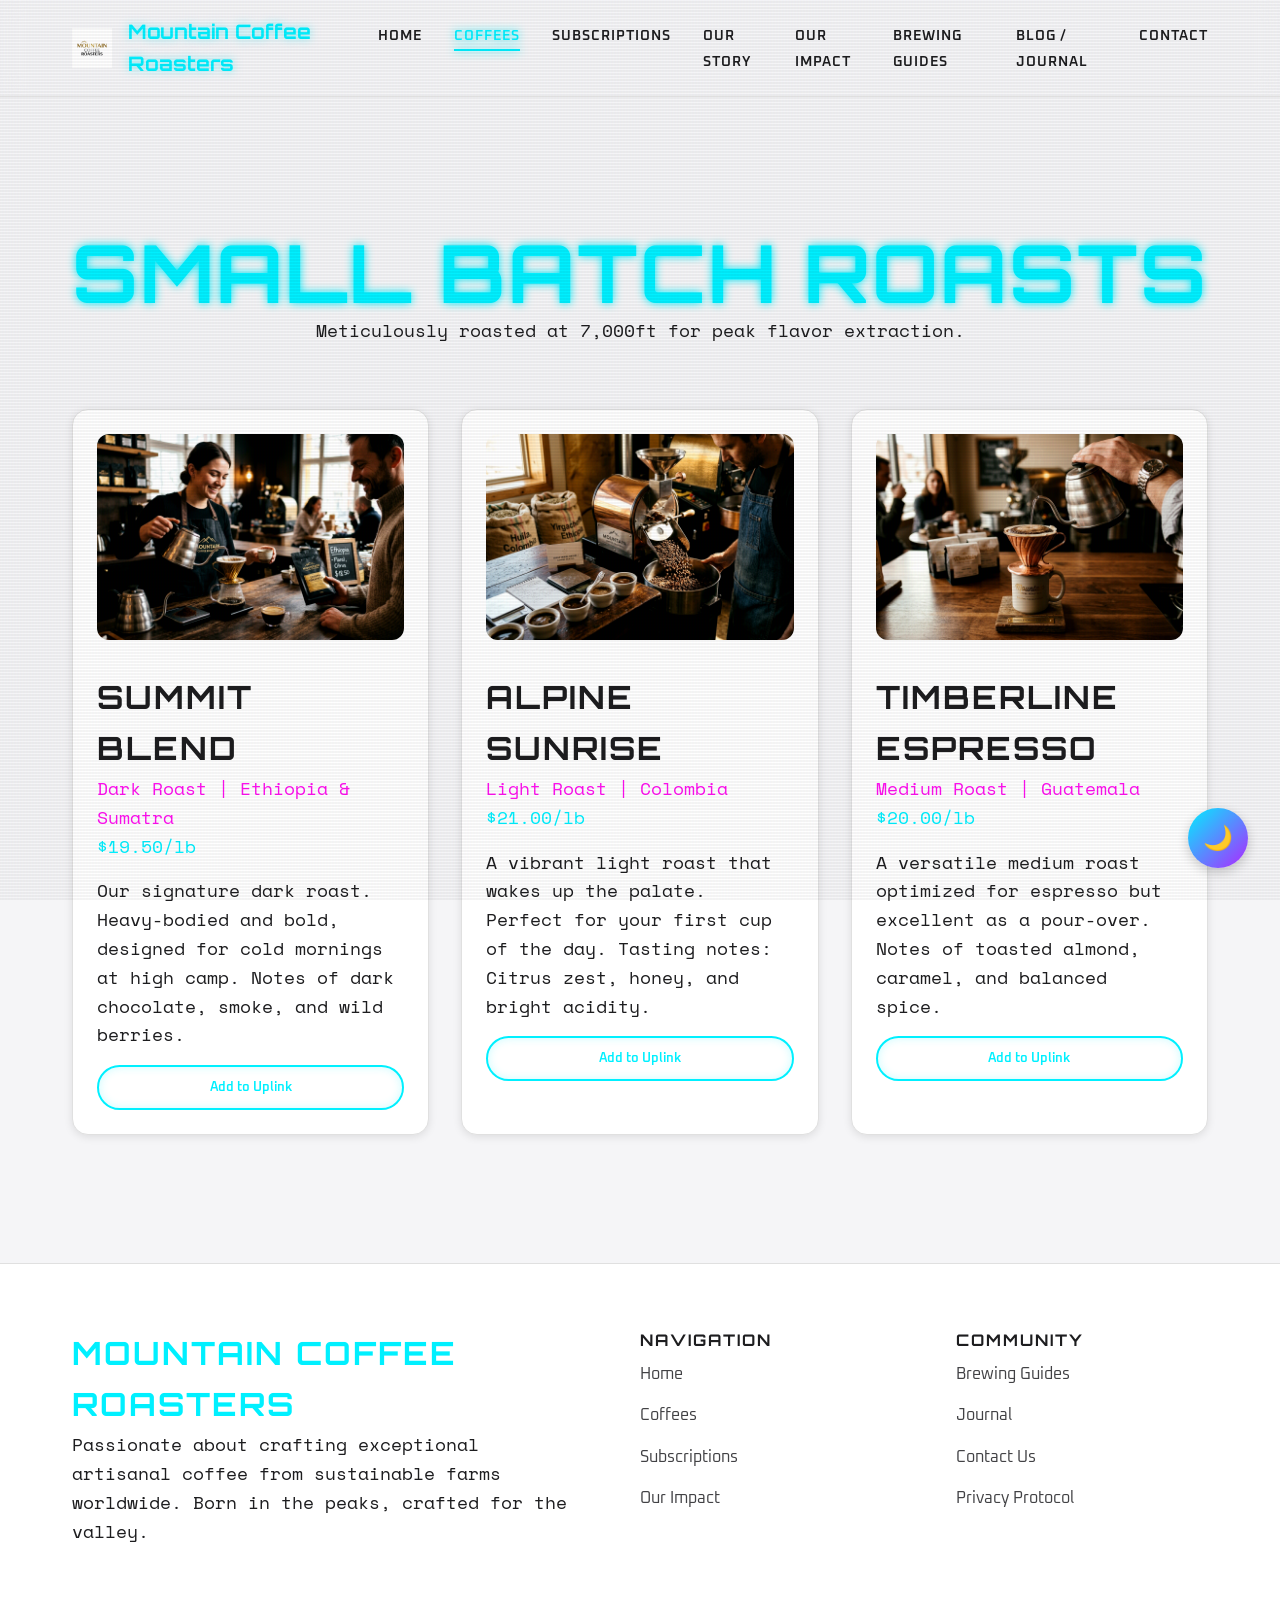
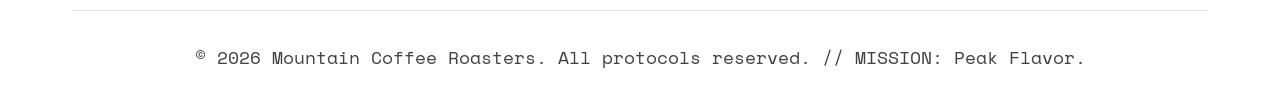
<file: coffees.html>
<!DOCTYPE html>
<html lang="en">
<head>
  <meta charset="UTF-8">
  <meta name="viewport" content="width=device-width, initial-scale=1.0">
  <title>Shop Coffees | Mountain Coffee Roasters</title>
  <link rel="preconnect" href="https://fonts.googleapis.com">
  <link rel="preconnect" href="https://fonts.gstatic.com" crossorigin>
  <link href="https://fonts.googleapis.com/css2?family=Orbitron:wght@400..900&family=Oxanium:wght@400..800&family=Space+Mono:ital,wght@0,400;0,700;1,400;1,700&display=swap" rel="stylesheet">
  <link rel="stylesheet" href="styles.css">
</head>
<body data-theme="dark">
  <div class="scanline-overlay"></div>

  <header id="header-main">
    <div class="container">
      <nav class="nav-container">
        <a href="index.html" class="brand">
          <img src="image/logo-2.png" alt="Mountain Coffee Roasters Logo">
          <span class="brand-name">Mountain Coffee Roasters</span>
        </a>
        <button id="nav-toggle" aria-label="Toggle navigation" aria-expanded="false">
          <span class="icon">MENU</span>
        </button>
        <ul class="nav-menu" id="nav-menu">
          <li class="nav-item"><a href="index.html" class="nav-link">Home</a></li>
          <li class="nav-item active"><a href="coffees.html" class="nav-link">Coffees</a></li>
          <li class="nav-item"><a href="subscriptions.html" class="nav-link">Subscriptions</a></li>
          <li class="nav-item"><a href="about.html" class="nav-link">Our Story</a></li>
          <li class="nav-item"><a href="impact.html" class="nav-link">Our Impact</a></li>
          <li class="nav-item"><a href="brewing_guides.html" class="nav-link">Brewing Guides</a></li>
          <li class="nav-item"><a href="blog__jnal.html" class="nav-link">Blog / Journal</a></li>
          <li class="nav-item"><a href="contact.html" class="nav-link">Contact</a></li>
        </ul>
      </nav>
    </div>
  </header>

  <main style="padding-top: 100px;">
    <section class="section">
      <div class="container">
        <div class="fade-in-up" style="text-align: center; margin-bottom: 4rem;">
          <h1 class="text-neon glow-text">Small Batch Roasts</h1>
          <p>Meticulously roasted at 7,000ft for peak flavor extraction.</p>
        </div>
        
        <div class="bento-grid">
          <!-- Summit Blend -->
          <div class="card fade-in-up">
            <img src="image/lifestyle-2.png" alt="Summit Blend">
            <div class="product-info">
              <h3>Summit Blend</h3>
              <p class="text-pink">Dark Roast | Ethiopia & Sumatra</p>
              <p class="text-neon">$19.50/lb</p>
              <p style="margin: 1rem 0;">Our signature dark roast. Heavy-bodied and bold, designed for cold mornings at high camp. Notes of dark chocolate, smoke, and wild berries.</p>
              <button class="btn btn-primary" style="width: 100%;">Add to Uplink</button>
            </div>
          </div>

          <!-- Alpine Sunrise -->
          <div class="card fade-in-up">
            <img src="image/lifestyle-3.png" alt="Alpine Sunrise">
            <div class="product-info">
              <h3>Alpine Sunrise</h3>
              <p class="text-pink">Light Roast | Colombia</p>
              <p class="text-neon">$21.00/lb</p>
              <p style="margin: 1rem 0;">A vibrant light roast that wakes up the palate. Perfect for your first cup of the day. Tasting notes: Citrus zest, honey, and bright acidity.</p>
              <button class="btn btn-primary" style="width: 100%;">Add to Uplink</button>
            </div>
          </div>

          <!-- Timberline Espresso -->
          <div class="card fade-in-up">
            <img src="image/lifestyle-4.png" alt="Timberline Espresso">
            <div class="product-info">
              <h3>Timberline Espresso</h3>
              <p class="text-pink">Medium Roast | Guatemala</p>
              <p class="text-neon">$20.00/lb</p>
              <p style="margin: 1rem 0;">A versatile medium roast optimized for espresso but excellent as a pour-over. Notes of toasted almond, caramel, and balanced spice.</p>
              <button class="btn btn-primary" style="width: 100%;">Add to Uplink</button>
            </div>
          </div>
        </div>
      </div>
    </section>
  </main>

  <footer>
    <div class="container">
      <div class="footer-grid">
        <div class="footer-about">
          <h3 class="text-neon">Mountain Coffee Roasters</h3>
          <p>Passionate about crafting exceptional artisanal coffee from sustainable farms worldwide. Born in the peaks, crafted for the valley.</p>
        </div>
        <div class="footer-links">
          <h4>Navigation</h4>
          <ul>
            <li><a href="index.html">Home</a></li>
            <li><a href="coffees.html">Coffees</a></li>
            <li><a href="subscriptions.html">Subscriptions</a></li>
            <li><a href="impact.html">Our Impact</a></li>
          </ul>
        </div>
        <div class="footer-links">
          <h4>Community</h4>
          <ul>
            <li><a href="brewing_guides.html">Brewing Guides</a></li>
            <li><a href="blog__jnal.html">Journal</a></li>
            <li><a href="contact.html">Contact Us</a></li>
            <li><a href="#">Privacy Protocol</a></li>
          </ul>
        </div>
      </div>
      <div class="footer-bottom">
        <p>&copy; 2026 Mountain Coffee Roasters. All protocols reserved. // MISSION: Peak Flavor.</p>
      </div>
    </div>
  </footer>

  <button class="theme-toggle" aria-label="Toggle dark mode">
    <span class="icon">🌙</span>
  </button>

  <script src="script.js"></script>
</body>
</html>
</file>
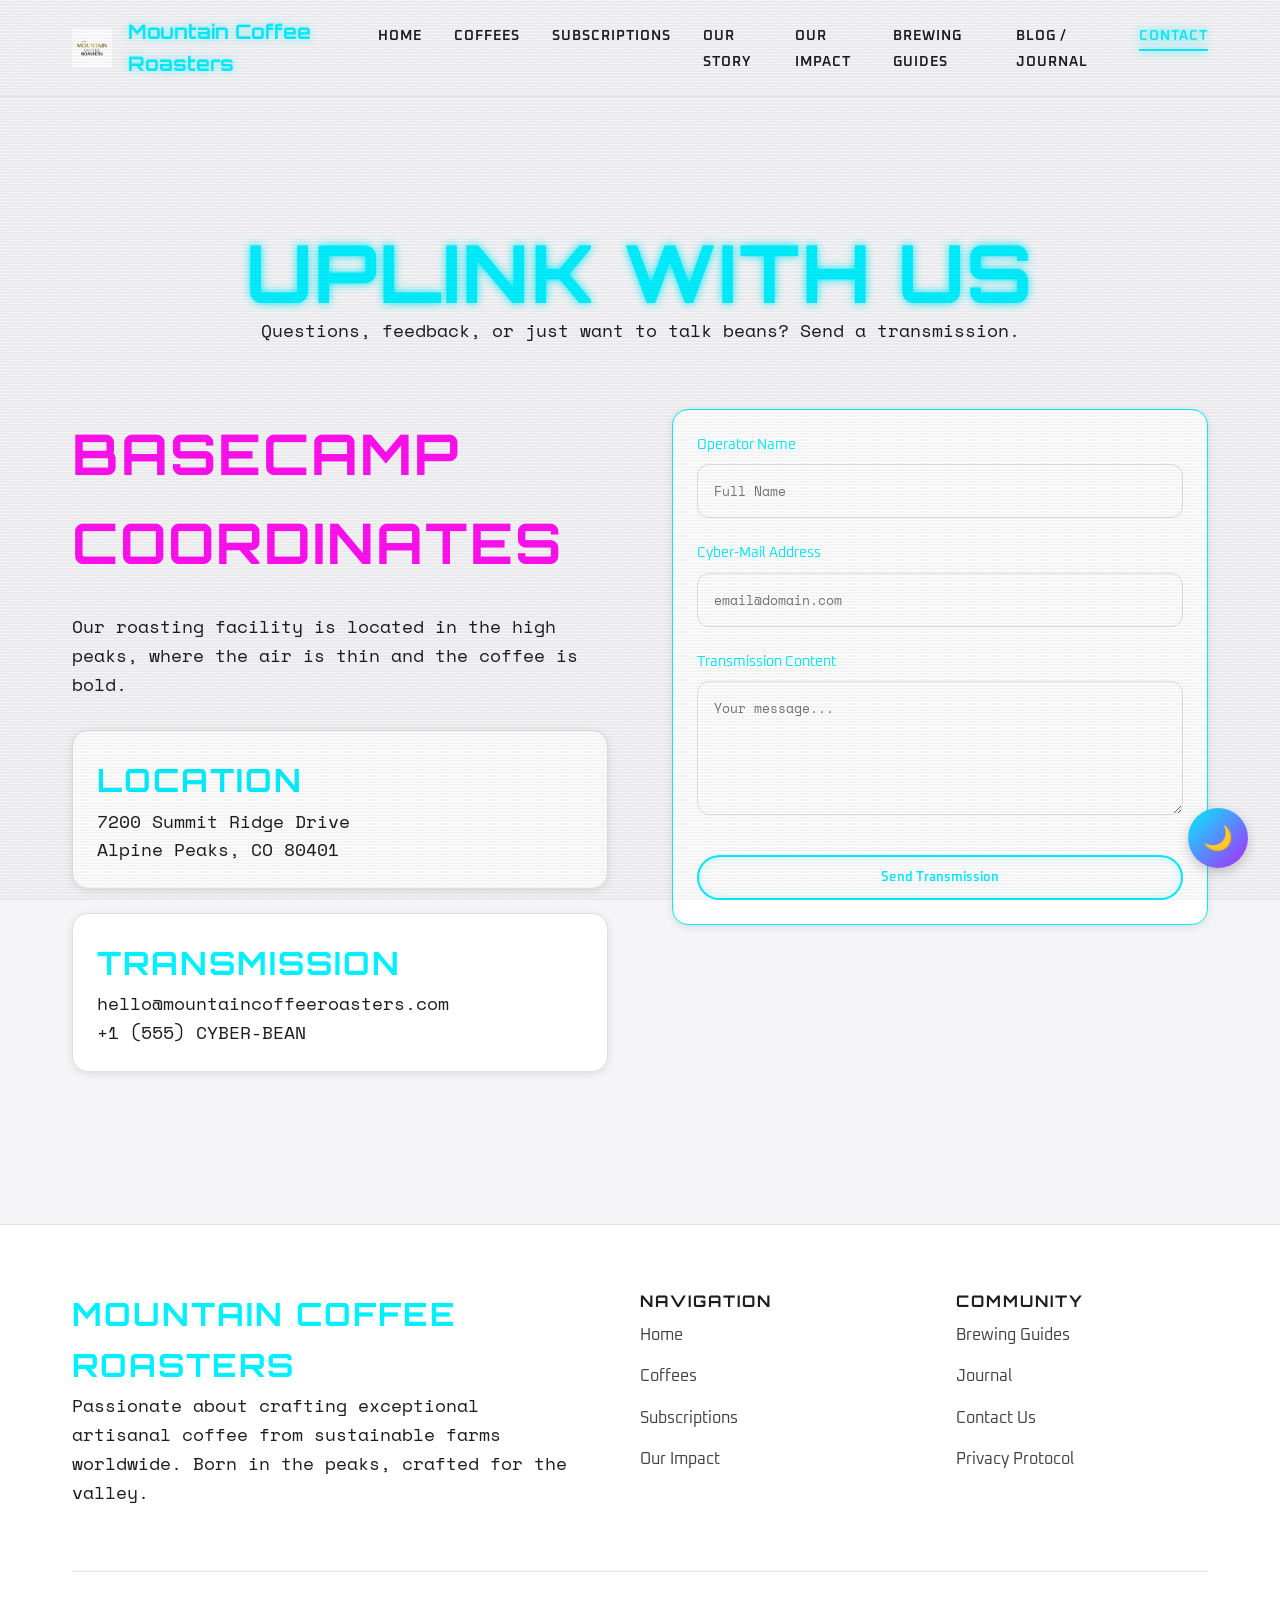
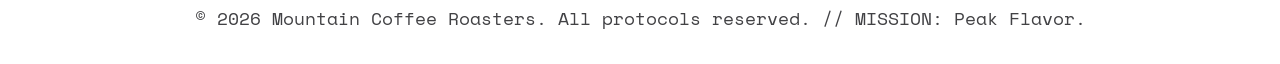
<file: contact.html>
<!DOCTYPE html>
<html lang="en">
<head>
  <meta charset="UTF-8">
  <meta name="viewport" content="width=device-width, initial-scale=1.0">
  <title>Contact Us | Mountain Coffee Roasters</title>
  <link rel="preconnect" href="https://fonts.googleapis.com">
  <link rel="preconnect" href="https://fonts.gstatic.com" crossorigin>
  <link href="https://fonts.googleapis.com/css2?family=Orbitron:wght@400..900&family=Oxanium:wght@400..800&family=Space+Mono:ital,wght@0,400;0,700;1,400;1,700&display=swap" rel="stylesheet">
  <link rel="stylesheet" href="styles.css">
</head>
<body data-theme="dark">
  <div class="scanline-overlay"></div>

  <header id="header-main">
    <div class="container">
      <nav class="nav-container">
        <a href="index.html" class="brand">
          <img src="image/logo-2.png" alt="Mountain Coffee Roasters Logo">
          <span class="brand-name">Mountain Coffee Roasters</span>
        </a>
        <button id="nav-toggle" aria-label="Toggle navigation" aria-expanded="false">
          <span class="icon">MENU</span>
        </button>
        <ul class="nav-menu" id="nav-menu">
          <li class="nav-item"><a href="index.html" class="nav-link">Home</a></li>
          <li class="nav-item"><a href="coffees.html" class="nav-link">Coffees</a></li>
          <li class="nav-item"><a href="subscriptions.html" class="nav-link">Subscriptions</a></li>
          <li class="nav-item"><a href="about.html" class="nav-link">Our Story</a></li>
          <li class="nav-item"><a href="impact.html" class="nav-link">Our Impact</a></li>
          <li class="nav-item"><a href="brewing_guides.html" class="nav-link">Brewing Guides</a></li>
          <li class="nav-item"><a href="blog__jnal.html" class="nav-link">Blog / Journal</a></li>
          <li class="nav-item active"><a href="contact.html" class="nav-link">Contact</a></li>
        </ul>
      </nav>
    </div>
  </header>

  <main style="padding-top: 100px;">
    <section class="section">
      <div class="container">
        <div class="fade-in-up" style="text-align: center; margin-bottom: 4rem;">
          <h1 class="text-neon glow-text">Uplink with Us</h1>
          <p>Questions, feedback, or just want to talk beans? Send a transmission.</p>
        </div>

        <div class="hero-content fade-in-up" style="align-items: flex-start;">
          <div class="hero-text">
            <h2 class="text-pink">Basecamp Coordinates</h2>
            <p style="margin-bottom: 2rem;">Our roasting facility is located in the high peaks, where the air is thin and the coffee is bold.</p>
            
            <div class="card" style="margin-bottom: 1.5rem;">
              <h3 class="text-neon">Location</h3>
              <p>7200 Summit Ridge Drive<br>Alpine Peaks, CO 80401</p>
            </div>
            
            <div class="card" style="margin-bottom: 1.5rem;">
              <h3 class="text-neon">Transmission</h3>
              <p>hello@mountaincoffeeroasters.com<br>+1 (555) CYBER-BEAN</p>
            </div>
          </div>

          <div class="hero-image" style="width: 100%;">
            <form id="form-contact" class="contact-form card" style="border-color: var(--neon-cyan);">
              <div class="form-group">
                <label for="name">Operator Name</label>
                <input type="text" id="name" name="name" placeholder="Full Name" required class="contact-field">
              </div>
              <div class="form-group">
                <label for="email">Cyber-Mail Address</label>
                <input type="email" id="email" name="email" placeholder="email@domain.com" required class="contact-field">
              </div>
              <div class="form-group">
                <label for="message">Transmission Content</label>
                <textarea id="message" name="message" rows="5" placeholder="Your message..." required class="contact-field"></textarea>
              </div>
              <button type="submit" id="btn-contact-send" class="btn btn-primary" style="margin-top: 1rem;">Send Transmission</button>
            </form>
          </div>
        </div>
      </div>
    </section>
  </main>

  <footer>
    <div class="container">
      <div class="footer-grid">
        <div class="footer-about">
          <h3 class="text-neon">Mountain Coffee Roasters</h3>
          <p>Passionate about crafting exceptional artisanal coffee from sustainable farms worldwide. Born in the peaks, crafted for the valley.</p>
        </div>
        <div class="footer-links">
          <h4>Navigation</h4>
          <ul>
            <li><a href="index.html">Home</a></li>
            <li><a href="coffees.html">Coffees</a></li>
            <li><a href="subscriptions.html">Subscriptions</a></li>
            <li><a href="impact.html">Our Impact</a></li>
          </ul>
        </div>
        <div class="footer-links">
          <h4>Community</h4>
          <ul>
            <li><a href="brewing_guides.html">Brewing Guides</a></li>
            <li><a href="blog__jnal.html">Journal</a></li>
            <li><a href="contact.html">Contact Us</a></li>
            <li><a href="#">Privacy Protocol</a></li>
          </ul>
        </div>
      </div>
      <div class="footer-bottom">
        <p>&copy; 2026 Mountain Coffee Roasters. All protocols reserved. // MISSION: Peak Flavor.</p>
      </div>
    </div>
  </footer>

  <button class="theme-toggle" aria-label="Toggle dark mode">
    <span class="icon">🌙</span>
  </button>

  <script src="script.js"></script>
</body>
</html>
</file>
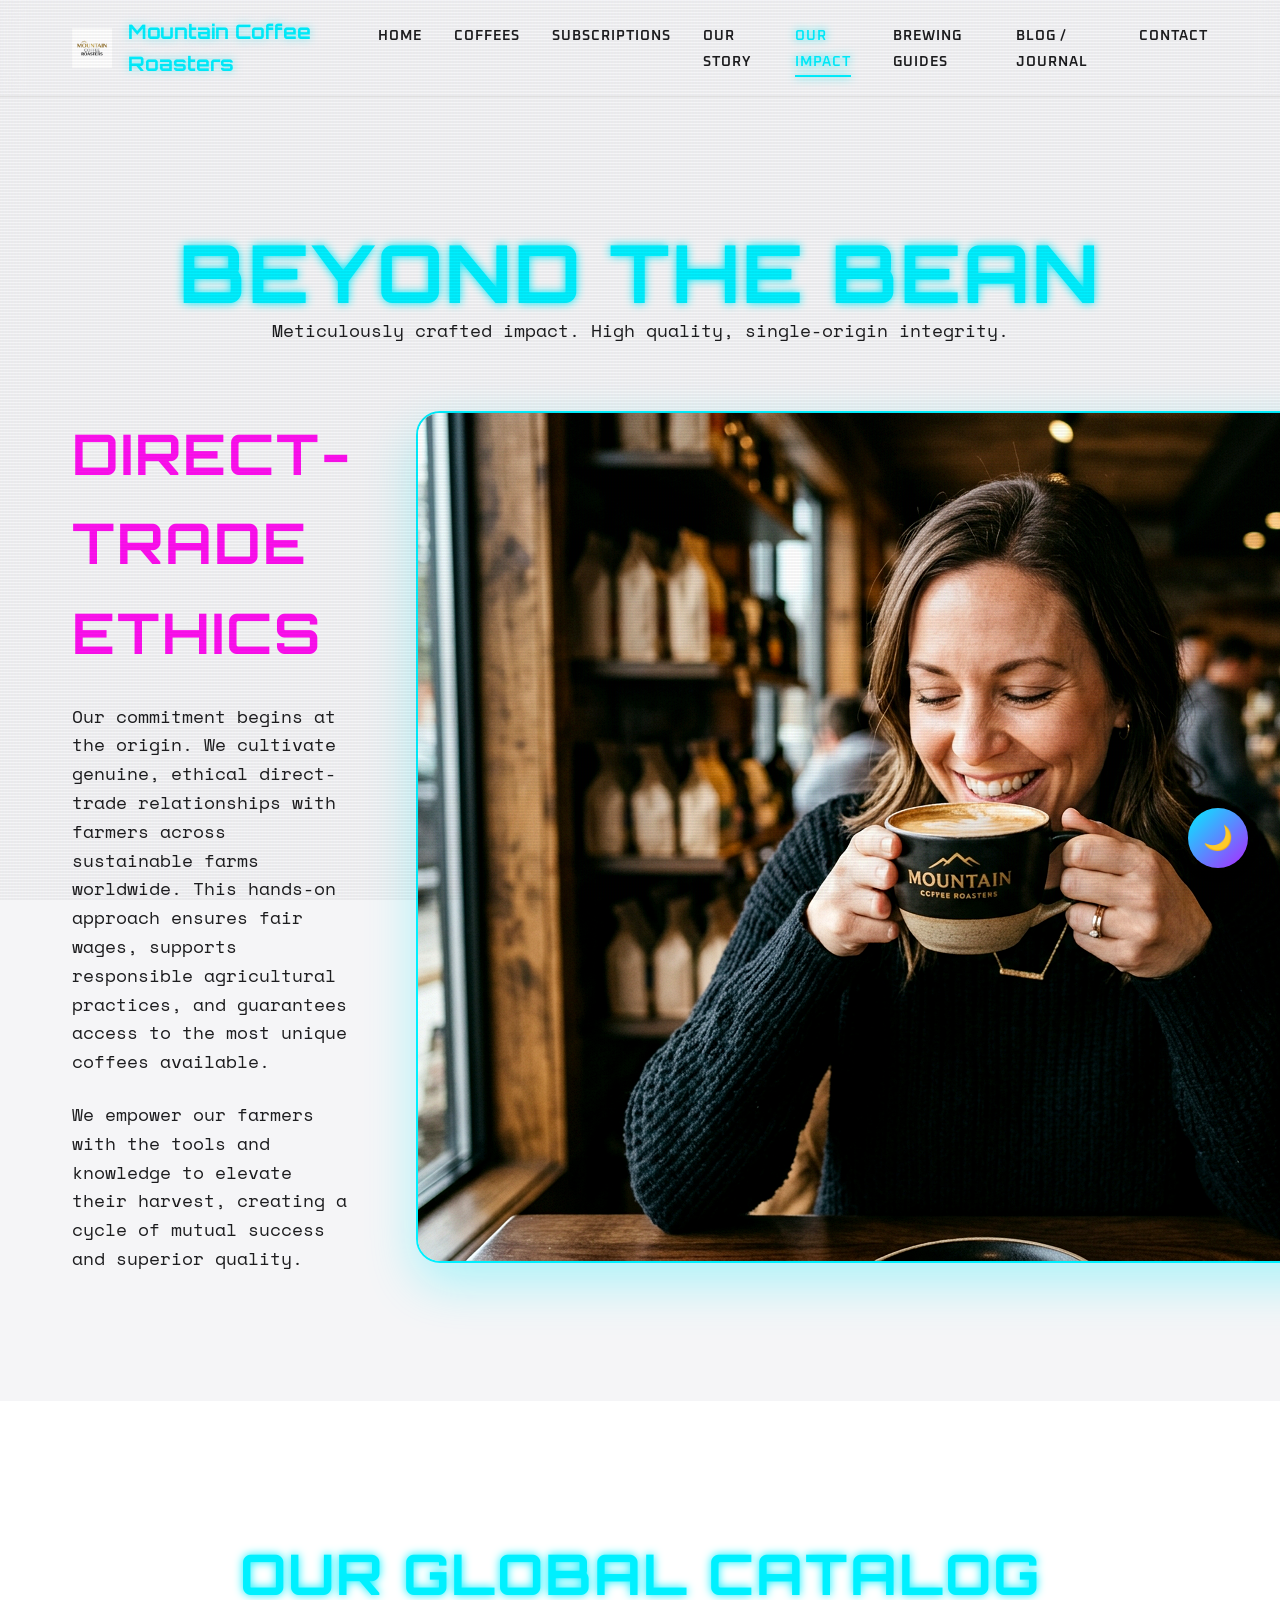
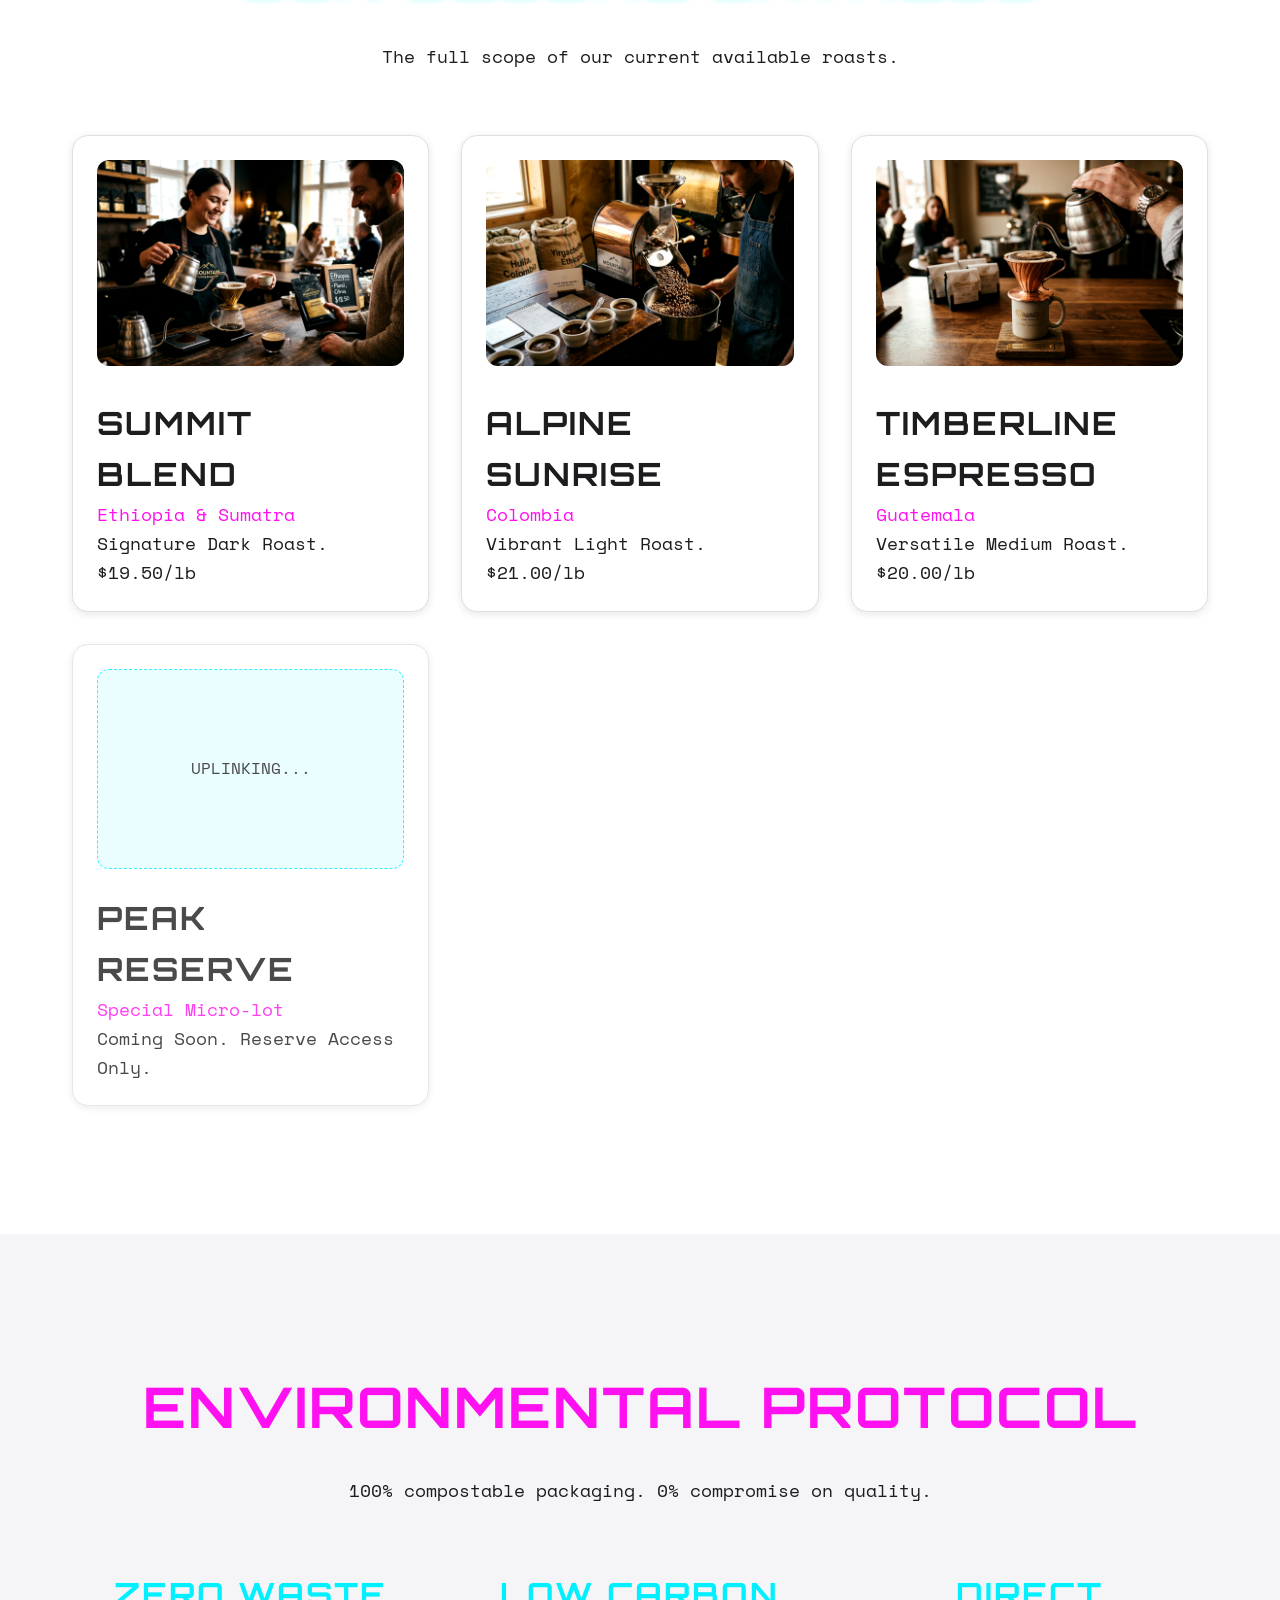
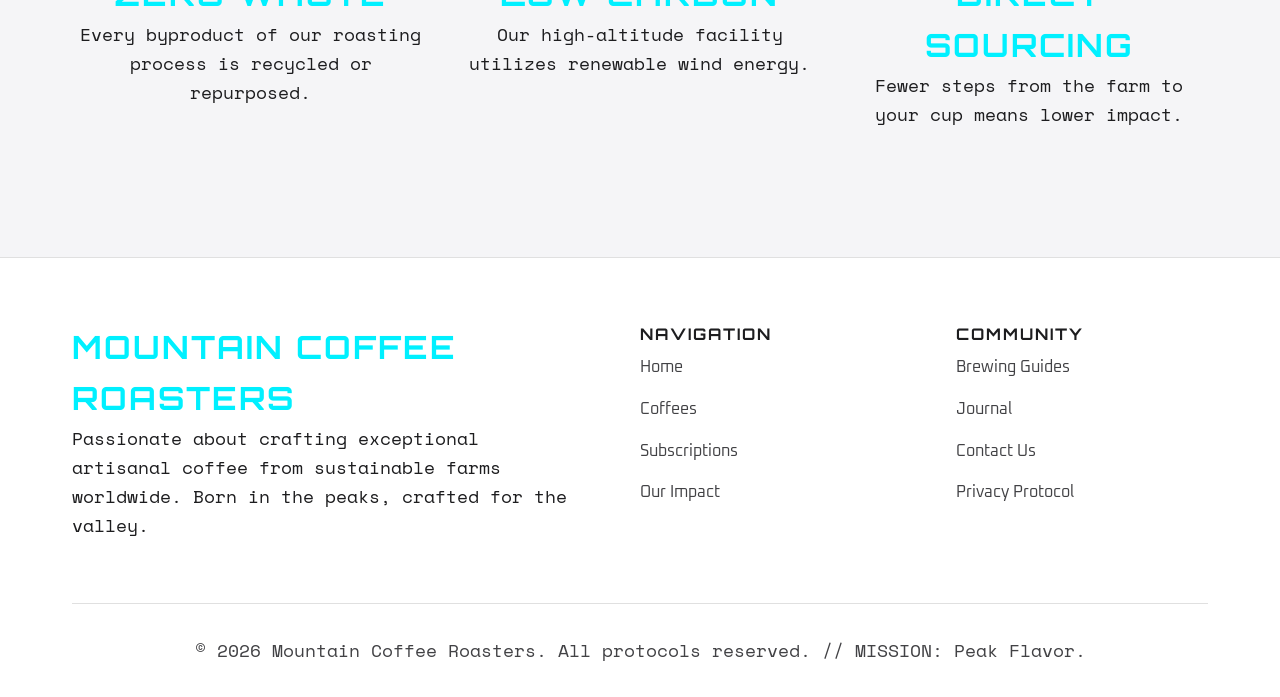
<file: impact.html>
<!DOCTYPE html>
<html lang="en">
<head>
  <meta charset="UTF-8">
  <meta name="viewport" content="width=device-width, initial-scale=1.0">
  <title>Our Impact | Mountain Coffee Roasters</title>
  <link rel="preconnect" href="https://fonts.googleapis.com">
  <link rel="preconnect" href="https://fonts.gstatic.com" crossorigin>
  <link href="https://fonts.googleapis.com/css2?family=Orbitron:wght@400..900&family=Oxanium:wght@400..800&family=Space+Mono:ital,wght@0,400;0,700;1,400;1,700&display=swap" rel="stylesheet">
  <link rel="stylesheet" href="styles.css">
</head>
<body data-theme="dark">
  <div class="scanline-overlay"></div>

  <header id="header-main">
    <div class="container">
      <nav class="nav-container">
        <a href="index.html" class="brand">
          <img src="image/logo-2.png" alt="Mountain Coffee Roasters Logo">
          <span class="brand-name">Mountain Coffee Roasters</span>
        </a>
        <button id="nav-toggle" aria-label="Toggle navigation" aria-expanded="false">
          <span class="icon">MENU</span>
        </button>
        <ul class="nav-menu" id="nav-menu">
          <li class="nav-item"><a href="index.html" class="nav-link">Home</a></li>
          <li class="nav-item"><a href="coffees.html" class="nav-link">Coffees</a></li>
          <li class="nav-item"><a href="subscriptions.html" class="nav-link">Subscriptions</a></li>
          <li class="nav-item"><a href="about.html" class="nav-link">Our Story</a></li>
          <li class="nav-item active"><a href="impact.html" class="nav-link">Our Impact</a></li>
          <li class="nav-item"><a href="brewing_guides.html" class="nav-link">Brewing Guides</a></li>
          <li class="nav-item"><a href="blog__jnal.html" class="nav-link">Blog / Journal</a></li>
          <li class="nav-item"><a href="contact.html" class="nav-link">Contact</a></li>
        </ul>
      </nav>
    </div>
  </header>

  <main style="padding-top: 100px;">
    <section class="section">
      <div class="container">
        <div class="fade-in-up" style="text-align: center; margin-bottom: 4rem;">
          <h1 class="text-neon glow-text">Beyond the Bean</h1>
          <p>Meticulously crafted impact. High quality, single-origin integrity.</p>
        </div>

        <div class="hero-content fade-in-up">
          <div class="hero-text">
            <h2 class="text-pink">Direct-Trade Ethics</h2>
            <p>Our commitment begins at the origin. We cultivate genuine, ethical direct-trade relationships with farmers across sustainable farms worldwide. This hands-on approach ensures fair wages, supports responsible agricultural practices, and guarantees access to the most unique coffees available.</p>
            <p style="margin-top: 1.5rem;">We empower our farmers with the tools and knowledge to elevate their harvest, creating a cycle of mutual success and superior quality.</p>
          </div>
          <div class="hero-image">
            <img src="image/lifestyle-6.png" alt="Sustainable Farm Relationships">
          </div>
        </div>
      </div>
    </section>

    <section class="section" style="background: var(--bg-secondary);">
      <div class="container">
        <div class="fade-in-up" style="text-align: center; margin-bottom: 4rem;">
          <h2 class="text-neon glow-text">Our Global Catalog</h2>
          <p>The full scope of our current available roasts.</p>
        </div>
        <div class="bento-grid">
          <!-- Item 1 -->
          <div class="card fade-in-up">
            <img src="image/lifestyle-2.png" alt="Summit Blend">
            <h3>Summit Blend</h3>
            <p class="text-pink">Ethiopia & Sumatra</p>
            <p>Signature Dark Roast. $19.50/lb</p>
          </div>
          <!-- Item 2 -->
          <div class="card fade-in-up">
            <img src="image/lifestyle-3.png" alt="Alpine Sunrise">
            <h3>Alpine Sunrise</h3>
            <p class="text-pink">Colombia</p>
            <p>Vibrant Light Roast. $21.00/lb</p>
          </div>
          <!-- Item 3 -->
          <div class="card fade-in-up">
            <img src="image/lifestyle-4.png" alt="Timberline Espresso">
            <h3>Timberline Espresso</h3>
            <p class="text-pink">Guatemala</p>
            <p>Versatile Medium Roast. $20.00/lb</p>
          </div>
          <!-- Placeholder Items for Catalog depth -->
          <div class="card fade-in-up" style="opacity: 0.8;">
            <div style="height: 200px; background: rgba(0, 240, 255, 0.1); border: 1px dashed var(--neon-cyan); border-radius: 12px; margin-bottom: 1.5rem; display: flex; align-items: center; justify-content: center; font-family: 'Space Mono';">UPLINKING...</div>
            <h3>Peak Reserve</h3>
            <p class="text-pink">Special Micro-lot</p>
            <p>Coming Soon. Reserve Access Only.</p>
          </div>
        </div>
      </div>
    </section>

    <section class="section">
      <div class="container">
        <div class="fade-in-up" style="text-align: center; margin-bottom: 4rem;">
          <h2 class="text-pink">Environmental Protocol</h2>
          <p>100% compostable packaging. 0% compromise on quality.</p>
        </div>
        <div class="bento-grid" style="text-align: center;">
          <div class="fade-in-up">
            <h3 class="text-neon">Zero Waste</h3>
            <p>Every byproduct of our roasting process is recycled or repurposed.</p>
          </div>
          <div class="fade-in-up">
            <h3 class="text-neon">Low Carbon</h3>
            <p>Our high-altitude facility utilizes renewable wind energy.</p>
          </div>
          <div class="fade-in-up">
            <h3 class="text-neon">Direct Sourcing</h3>
            <p>Fewer steps from the farm to your cup means lower impact.</p>
          </div>
        </div>
      </div>
    </section>
  </main>

  <footer>
    <div class="container">
      <div class="footer-grid">
        <div class="footer-about">
          <h3 class="text-neon">Mountain Coffee Roasters</h3>
          <p>Passionate about crafting exceptional artisanal coffee from sustainable farms worldwide. Born in the peaks, crafted for the valley.</p>
        </div>
        <div class="footer-links">
          <h4>Navigation</h4>
          <ul>
            <li><a href="index.html">Home</a></li>
            <li><a href="coffees.html">Coffees</a></li>
            <li><a href="subscriptions.html">Subscriptions</a></li>
            <li><a href="impact.html">Our Impact</a></li>
          </ul>
        </div>
        <div class="footer-links">
          <h4>Community</h4>
          <ul>
            <li><a href="brewing_guides.html">Brewing Guides</a></li>
            <li><a href="blog__jnal.html">Journal</a></li>
            <li><a href="contact.html">Contact Us</a></li>
            <li><a href="#">Privacy Protocol</a></li>
          </ul>
        </div>
      </div>
      <div class="footer-bottom">
        <p>&copy; 2026 Mountain Coffee Roasters. All protocols reserved. // MISSION: Peak Flavor.</p>
      </div>
    </div>
  </footer>

  <button class="theme-toggle" aria-label="Toggle dark mode">
    <span class="icon">🌙</span>
  </button>

  <script src="script.js"></script>
</body>
</html>
</file>
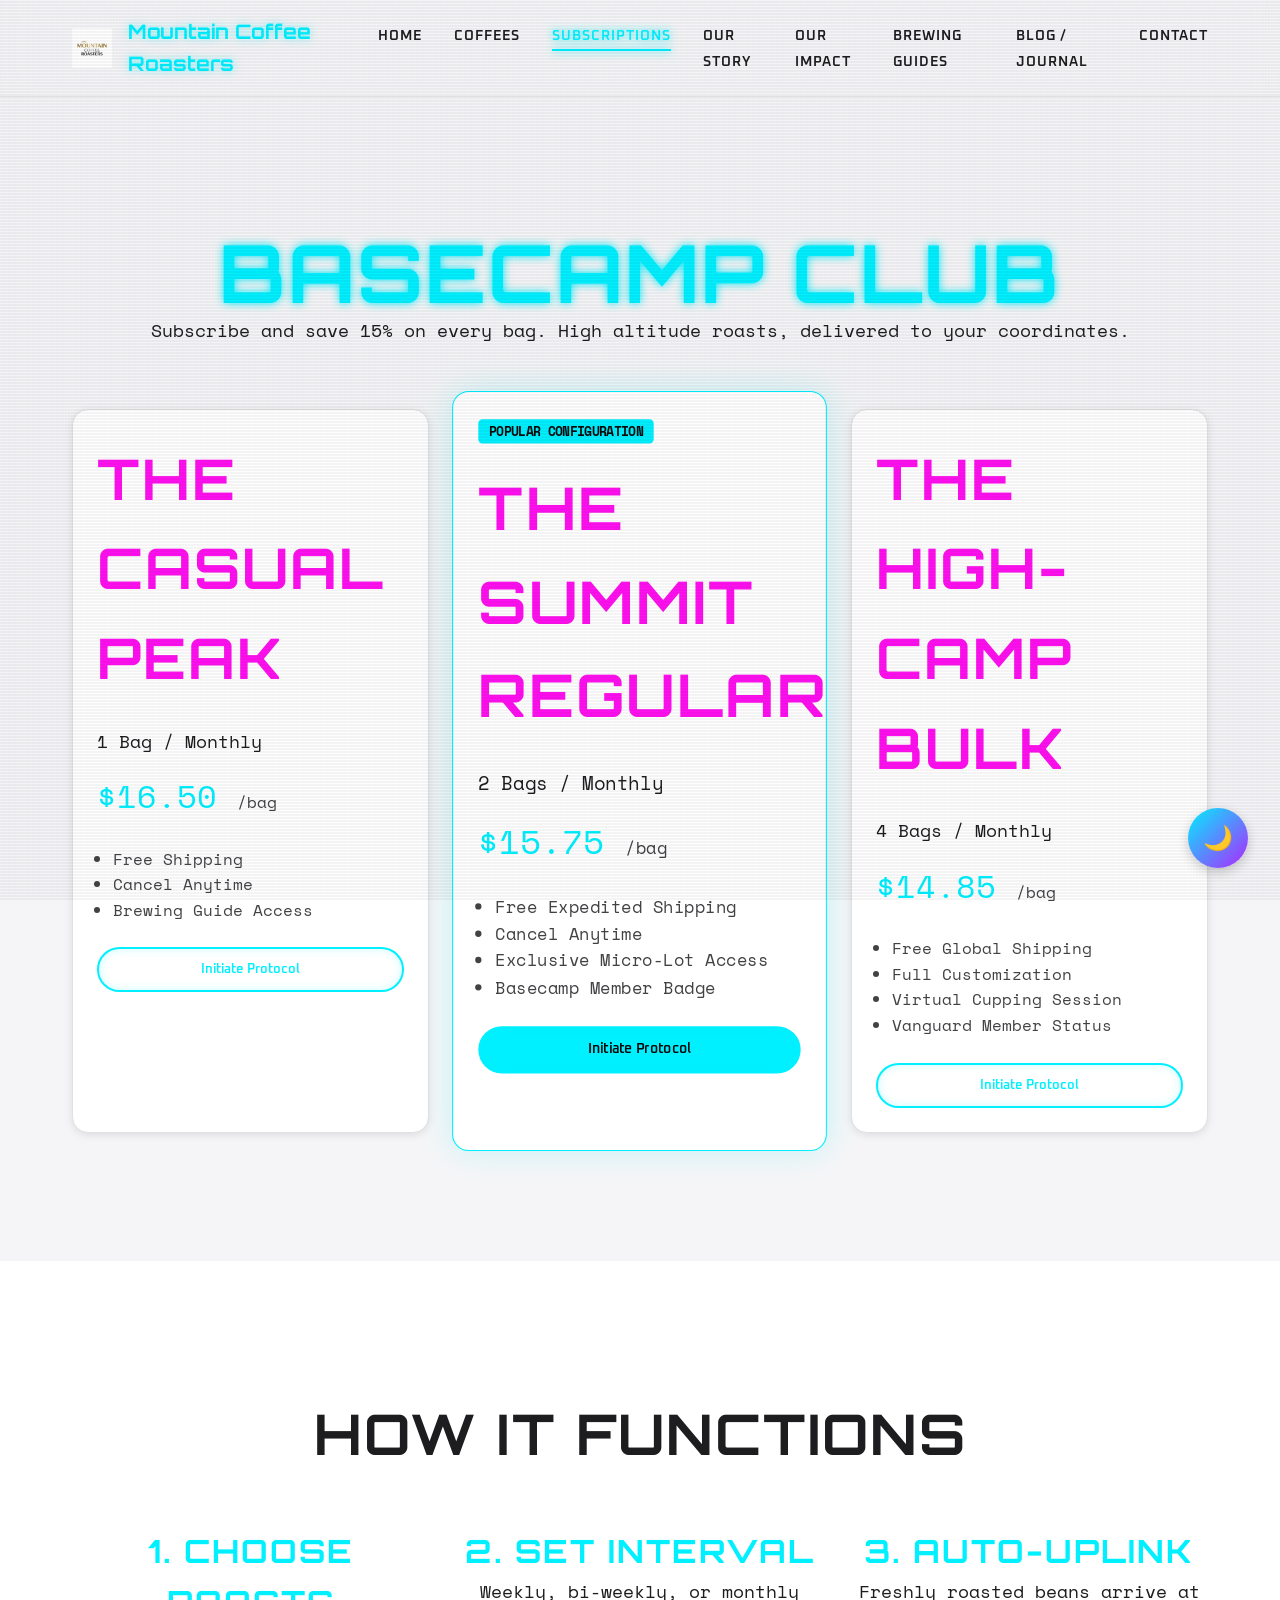
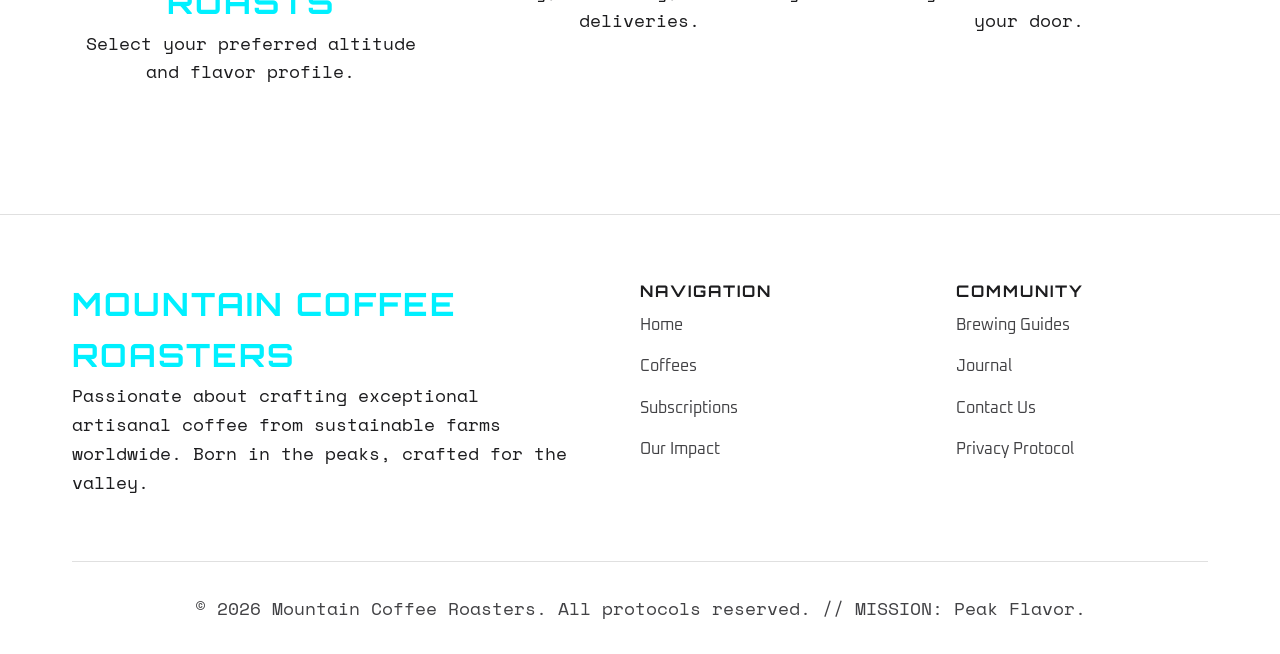
<file: subscriptions.html>
<!DOCTYPE html>
<html lang="en">
<head>
  <meta charset="UTF-8">
  <meta name="viewport" content="width=device-width, initial-scale=1.0">
  <title>Subscriptions | Mountain Coffee Roasters</title>
  <link rel="preconnect" href="https://fonts.googleapis.com">
  <link rel="preconnect" href="https://fonts.gstatic.com" crossorigin>
  <link href="https://fonts.googleapis.com/css2?family=Orbitron:wght@400..900&family=Oxanium:wght@400..800&family=Space+Mono:ital,wght@0,400;0,700;1,400;1,700&display=swap" rel="stylesheet">
  <link rel="stylesheet" href="styles.css">
</head>
<body data-theme="dark">
  <div class="scanline-overlay"></div>

  <header id="header-main">
    <div class="container">
      <nav class="nav-container">
        <a href="index.html" class="brand">
          <img src="image/logo-2.png" alt="Mountain Coffee Roasters Logo">
          <span class="brand-name">Mountain Coffee Roasters</span>
        </a>
        <button id="nav-toggle" aria-label="Toggle navigation" aria-expanded="false">
          <span class="icon">MENU</span>
        </button>
        <ul class="nav-menu" id="nav-menu">
          <li class="nav-item"><a href="index.html" class="nav-link">Home</a></li>
          <li class="nav-item"><a href="coffees.html" class="nav-link">Coffees</a></li>
          <li class="nav-item active"><a href="subscriptions.html" class="nav-link">Subscriptions</a></li>
          <li class="nav-item"><a href="about.html" class="nav-link">Our Story</a></li>
          <li class="nav-item"><a href="impact.html" class="nav-link">Our Impact</a></li>
          <li class="nav-item"><a href="brewing_guides.html" class="nav-link">Brewing Guides</a></li>
          <li class="nav-item"><a href="blog__jnal.html" class="nav-link">Blog / Journal</a></li>
          <li class="nav-item"><a href="contact.html" class="nav-link">Contact</a></li>
        </ul>
      </nav>
    </div>
  </header>

  <main style="padding-top: 100px;">
    <section class="section">
      <div class="container">
        <div class="fade-in-up" style="text-align: center; margin-bottom: 4rem;">
          <h1 class="text-neon glow-text">Basecamp Club</h1>
          <p>Subscribe and save 15% on every bag. High altitude roasts, delivered to your coordinates.</p>
        </div>

        <div class="bento-grid">
          <div class="card fade-in-up">
            <h2 class="text-pink">The Casual Peak</h2>
            <p>1 Bag / Monthly</p>
            <p class="text-neon" style="font-size: 2rem; margin: 1rem 0;">$16.50 <span style="font-size: 1rem; color: var(--text-secondary);">/bag</span></p>
            <ul style="margin: 1.5rem 0; padding-left: 1rem; color: var(--text-secondary);">
              <li>Free Shipping</li>
              <li>Cancel Anytime</li>
              <li>Brewing Guide Access</li>
            </ul>
            <button class="btn btn-primary" style="width: 100%;">Initiate Protocol</button>
          </div>

          <div class="card fade-in-up" style="border-color: var(--neon-cyan); transform: scale(1.05); box-shadow: 0 0 30px rgba(0, 240, 255, 0.2);">
            <div style="background: var(--neon-cyan); color: var(--dark-black); display: inline-block; padding: 2px 10px; border-radius: 4px; font-size: 0.75rem; margin-bottom: 1rem; font-weight: 700;">POPULAR CONFIGURATION</div>
            <h2 class="text-pink">The Summit Regular</h2>
            <p>2 Bags / Monthly</p>
            <p class="text-neon" style="font-size: 2rem; margin: 1rem 0;">$15.75 <span style="font-size: 1rem; color: var(--text-secondary);">/bag</span></p>
            <ul style="margin: 1.5rem 0; padding-left: 1rem; color: var(--text-secondary);">
              <li>Free Expedited Shipping</li>
              <li>Cancel Anytime</li>
              <li>Exclusive Micro-Lot Access</li>
              <li>Basecamp Member Badge</li>
            </ul>
            <button class="btn btn-primary" style="width: 100%; background: var(--neon-cyan); color: var(--dark-black);">Initiate Protocol</button>
          </div>

          <div class="card fade-in-up">
            <h2 class="text-pink">The High-Camp Bulk</h2>
            <p>4 Bags / Monthly</p>
            <p class="text-neon" style="font-size: 2rem; margin: 1rem 0;">$14.85 <span style="font-size: 1rem; color: var(--text-secondary);">/bag</span></p>
            <ul style="margin: 1.5rem 0; padding-left: 1rem; color: var(--text-secondary);">
              <li>Free Global Shipping</li>
              <li>Full Customization</li>
              <li>Virtual Cupping Session</li>
              <li>Vanguard Member Status</li>
            </ul>
            <button class="btn btn-primary" style="width: 100%;">Initiate Protocol</button>
          </div>
        </div>
      </div>
    </section>

    <section class="section" style="background: var(--bg-secondary);">
      <div class="container">
        <div class="fade-in-up" style="text-align: center; margin-bottom: 3rem;">
          <h2>How it functions</h2>
        </div>
        <div class="bento-grid" style="text-align: center;">
          <div class="fade-in-up">
            <h3 class="text-neon">1. Choose Roasts</h3>
            <p>Select your preferred altitude and flavor profile.</p>
          </div>
          <div class="fade-in-up">
            <h3 class="text-neon">2. Set Interval</h3>
            <p>Weekly, bi-weekly, or monthly deliveries.</p>
          </div>
          <div class="fade-in-up">
            <h3 class="text-neon">3. Auto-Uplink</h3>
            <p>Freshly roasted beans arrive at your door.</p>
          </div>
        </div>
      </div>
    </section>
  </main>

  <footer>
    <div class="container">
      <div class="footer-grid">
        <div class="footer-about">
          <h3 class="text-neon">Mountain Coffee Roasters</h3>
          <p>Passionate about crafting exceptional artisanal coffee from sustainable farms worldwide. Born in the peaks, crafted for the valley.</p>
        </div>
        <div class="footer-links">
          <h4>Navigation</h4>
          <ul>
            <li><a href="index.html">Home</a></li>
            <li><a href="coffees.html">Coffees</a></li>
            <li><a href="subscriptions.html">Subscriptions</a></li>
            <li><a href="impact.html">Our Impact</a></li>
          </ul>
        </div>
        <div class="footer-links">
          <h4>Community</h4>
          <ul>
            <li><a href="brewing_guides.html">Brewing Guides</a></li>
            <li><a href="blog__jnal.html">Journal</a></li>
            <li><a href="contact.html">Contact Us</a></li>
            <li><a href="#">Privacy Protocol</a></li>
          </ul>
        </div>
      </div>
      <div class="footer-bottom">
        <p>&copy; 2026 Mountain Coffee Roasters. All protocols reserved. // MISSION: Peak Flavor.</p>
      </div>
    </div>
  </footer>

  <button class="theme-toggle" aria-label="Toggle dark mode">
    <span class="icon">🌙</span>
  </button>

  <script src="script.js"></script>
</body>
</html>
</file>
<file: styles.css>
:root {
  /* Dark Mode Variables */
  --bg-primary: #0A0A0A;
  --bg-secondary: #121212;
  --text-primary: #ffffff;
  --text-secondary: #a0a0a0;
  --border-color: rgba(0, 240, 255, 0.2);
  --shadow-color: rgba(0, 0, 0, 0.8);

  /* Brand Colors - Retro Futurism */
  --neon-cyan: #00F0FF;
  --neon-pink: #FF10F0;
  --cyber-purple: #B026FF;
  --dark-black: #0A0A0A;
  
  /* MD3 Transitions */
  --transition-smooth: all 0.3s cubic-bezier(0.4, 0, 0.2, 1);
  
  /* MD3 Elevations */
  --elevation-1: 0 2px 8px var(--shadow-color);
  --elevation-2: 0 4px 16px var(--shadow-color);
  --glow-cyan: 0 0 15px rgba(0, 240, 255, 0.4);
  --glow-pink: 0 0 15px rgba(255, 16, 240, 0.4);
}

[data-theme="light"] {
  --bg-primary: #f5f5f7;
  --bg-secondary: #ffffff;
  --text-primary: #1d1d1f;
  --text-secondary: #424245;
  --border-color: #e0e0e0;
  --shadow-color: rgba(0, 0, 0, 0.1);
}

/* Global Styles */
* {
  margin: 0;
  padding: 0;
  box-sizing: border-box;
}

body {
  background: var(--bg-primary);
  color: var(--text-primary);
  font-family: 'Space Mono', monospace;
  line-height: 1.6;
  overflow-x: hidden;
  transition: background-color 0.3s, color 0.3s;
}

/* Typography Scale */
h1, h2, h3, h4, h5, h6 {
  font-family: 'Orbitron', sans-serif;
  letter-spacing: 2px;
  text-transform: uppercase;
}

h1 { font-size: clamp(2.5rem, 8vw, 5rem); line-height: 1.1; }
h2 { font-size: clamp(2rem, 5vw, 3.5rem); margin-bottom: 1.5rem; }
h3 { font-size: clamp(1.5rem, 3vw, 2rem); }

p { font-size: clamp(1rem, 2vw, 1.125rem); }

a {
  text-decoration: none;
  color: inherit;
  font-family: 'Oxanium', sans-serif;
  transition: var(--transition-smooth);
}

/* Scanline Overlay */
.scanline-overlay {
  position: fixed;
  top: 0;
  left: 0;
  width: 100%;
  height: 100%;
  background: linear-gradient(rgba(18, 16, 16, 0) 50%, rgba(0, 0, 0, 0.1) 50%), 
              linear-gradient(90deg, rgba(255, 0, 0, 0.03), rgba(0, 255, 0, 0.01), rgba(0, 0, 255, 0.03));
  background-size: 100% 3px, 3px 100%;
  pointer-events: none;
  z-index: 9999;
  opacity: 0.4;
}

/* Layout Containers */
.container {
  max-width: 1200px;
  margin: 0 auto;
  padding: 0 2rem;
  width: 100%;
}

@media (max-width: 768px) {
  .container { padding: 0 1rem; }
}

/* Header & Nav */
#header-main {
  position: fixed;
  top: 0;
  left: 0;
  width: 100%;
  z-index: 1000;
  backdrop-filter: blur(12px);
  border-bottom: 1px solid var(--border-color);
  transition: var(--transition-smooth);
}

#header-main.header--scrolled {
  background: rgba(10, 10, 10, 0.95);
  padding: 0.5rem 0;
}

nav.nav-container {
  display: flex;
  justify-content: space-between;
  align-items: center;
  padding: 1rem 0;
}

.brand {
  display: flex;
  align-items: center;
  gap: 1rem;
}

.brand img {
  height: 40px;
  width: auto;
}

.brand-name {
  font-family: 'Orbitron', sans-serif;
  font-weight: 700;
  font-size: 1.25rem;
  color: var(--neon-cyan);
  text-shadow: 0 0 10px rgba(0, 240, 255, 0.5);
}

.nav-menu {
  display: flex;
  gap: 2rem;
  list-style: none;
}

.nav-link {
  text-transform: uppercase;
  font-weight: 600;
  font-size: 0.875rem;
  letter-spacing: 1px;
  position: relative;
  padding: 0.5rem 0;
}

.nav-link:hover, .nav-item.active .nav-link {
  color: var(--neon-cyan);
  text-shadow: 0 0 10px var(--neon-cyan);
}

.nav-link::after {
  content: '';
  position: absolute;
  bottom: 0;
  left: 0;
  width: 0;
  height: 2px;
  background: var(--neon-cyan);
  transition: var(--transition-smooth);
  box-shadow: 0 0 10px var(--neon-cyan);
}

.nav-link:hover::after, .nav-item.active .nav-link::after {
  width: 100%;
}

#nav-toggle {
  display: none;
  background: none;
  border: 1px solid var(--neon-cyan);
  color: var(--neon-cyan);
  padding: 0.5rem;
  border-radius: 4px;
  cursor: pointer;
}

@media (max-width: 1024px) {
  .nav-menu {
    position: fixed;
    top: 72px;
    right: -100%;
    width: 280px;
    height: calc(100vh - 72px);
    background: var(--bg-secondary);
    flex-direction: column;
    padding: 2rem;
    transition: var(--transition-smooth);
    border-left: 1px solid var(--border-color);
  }

  .nav-menu.is-active {
    right: 0;
  }

  #nav-toggle {
    display: block;
  }
}

/* Buttons (MD3 Based) */
.btn {
  display: inline-flex;
  align-items: center;
  justify-content: center;
  padding: 12px 28px;
  border-radius: 24px;
  font-family: 'Oxanium', sans-serif;
  font-weight: 600;
  cursor: pointer;
  transition: var(--transition-smooth);
  border: 2px solid transparent;
  position: relative;
  overflow: hidden;
}

.btn-primary {
  background: transparent;
  color: var(--neon-cyan);
  border-color: var(--neon-cyan);
  box-shadow: inset 0 0 10px rgba(0, 240, 255, 0.2);
}

.btn-primary:hover {
  background: var(--neon-cyan);
  color: var(--dark-black);
  box-shadow: 0 0 20px var(--neon-cyan);
  transform: translateY(-2px);
}

.btn-secondary {
  background: transparent;
  color: var(--neon-pink);
  border-color: var(--neon-pink);
  box-shadow: inset 0 0 10px rgba(255, 16, 240, 0.2);
}

.btn-secondary:hover {
  background: var(--neon-pink);
  color: var(--dark-black);
  box-shadow: 0 0 20px var(--neon-pink);
  transform: translateY(-2px);
}

/* Cards (MD3 Based) */
.card {
  background: var(--bg-secondary);
  border-radius: 16px;
  border: 1px solid var(--border-color);
  padding: 1.5rem;
  transition: var(--transition-smooth);
  box-shadow: var(--elevation-1);
  position: relative;
}

.card:hover {
  transform: translateY(-8px);
  border-color: var(--neon-pink);
  box-shadow: var(--glow-pink);
}

.card img {
  width: 100%;
  border-radius: 12px;
  object-fit: cover;
  margin-bottom: 1.5rem;
}

/* Sections */
.section {
  padding: 8rem 0;
  position: relative;
}

@media (max-width: 768px) {
  .section { padding: 4rem 0; }
}

/* Hero Section */
.hero {
  min-height: 100vh;
  display: flex;
  align-items: center;
  background-size: cover;
  background-position: center;
  background-attachment: fixed;
  position: relative;
  overflow: hidden;
}

.hero::after {
  content: '';
  position: absolute;
  top: 0;
  left: 0;
  width: 100%;
  height: 100%;
  background: radial-gradient(circle at center, transparent 20%, var(--bg-primary) 100%);
}

.hero-content {
  position: relative;
  z-index: 2;
  display: grid;
  grid-template-columns: 1fr 1fr;
  gap: 4rem;
  align-items: center;
}

@media (max-width: 1024px) {
  .hero-content {
    grid-template-columns: 1fr;
    text-align: center;
  }
}

.hero-text h1 {
  margin-bottom: 1.5rem;
  text-shadow: 0 0 15px var(--neon-cyan);
}

.hero-image {
  position: relative;
}

.hero-image img {
  border-radius: 24px;
  box-shadow: 0 20px 50px rgba(0, 240, 255, 0.3);
  border: 2px solid var(--neon-cyan);
}

/* Bento Grid */
.bento-grid {
  display: grid;
  grid-template-columns: repeat(auto-fit, minmax(320px, 1fr));
  gap: 2rem;
}

/* Feature Cards (Neobrutalist) */
.feature-card {
  border: 2px solid var(--neon-cyan);
  box-shadow: 8px 8px 0px var(--cyber-purple);
  padding: 2rem;
  background: var(--bg-secondary);
  border-radius: 8px; /* Hard corners for neobrutalist vibe */
}

.feature-card img {
  width: 64px;
  height: 64px;
  margin-bottom: 1rem;
}

/* Subscription CTA Section */
.cta-banner {
  background-size: cover;
  background-position: center;
  border-radius: 32px;
  padding: 6rem 2rem;
  text-align: center;
  position: relative;
  overflow: hidden;
  margin: 4rem 0;
}

.cta-banner::before {
  content: '';
  position: absolute;
  top: 0;
  left: 0;
  width: 100%;
  height: 100%;
  background: rgba(10, 10, 10, 0.6);
  backdrop-filter: blur(4px);
}

.cta-content {
  position: relative;
  z-index: 2;
  max-width: 600px;
  margin: 0 auto;
}

.subscription-form {
  display: flex;
  gap: 1rem;
  margin-top: 2rem;
}

@media (max-width: 640px) {
  .subscription-form { flex-direction: column; }
}

.subscription-form input {
  flex: 1;
  padding: 14px 20px;
  border-radius: 24px;
  border: 1px solid var(--neon-cyan);
  background: rgba(0, 0, 0, 0.5);
  color: white;
  font-family: 'Space Mono', monospace;
}

.subscription-form input:focus {
  outline: none;
  border-color: var(--neon-pink);
  box-shadow: 0 0 10px var(--neon-pink);
}

/* Form Styles */
.contact-form {
  display: grid;
  gap: 1.5rem;
  max-width: 600px;
  margin: 0 auto;
}

.form-group {
  display: flex;
  flex-direction: column;
  gap: 0.5rem;
}

.form-group label {
  font-family: 'Oxanium', sans-serif;
  font-size: 0.875rem;
  color: var(--neon-cyan);
}

.form-group input, .form-group textarea {
  padding: 1rem;
  background: var(--bg-secondary);
  border: 1px solid var(--border-color);
  border-radius: 12px;
  color: var(--text-primary);
  font-family: inherit;
  transition: var(--transition-smooth);
}

.form-group input:focus, .form-group textarea:focus {
  outline: none;
  border-color: var(--neon-cyan);
  box-shadow: 0 0 15px rgba(0, 240, 255, 0.2);
}

/* Footer */
footer {
  background: var(--bg-secondary);
  border-top: 1px solid var(--border-color);
  padding: 4rem 0 2rem;
}

.footer-grid {
  display: grid;
  grid-template-columns: 2fr 1fr 1fr;
  gap: 4rem;
  margin-bottom: 4rem;
}

@media (max-width: 768px) {
  .footer-grid { grid-template-columns: 1fr; gap: 2rem; }
}

.footer-links ul {
  list-style: none;
}

.footer-links a {
  display: block;
  padding: 0.5rem 0;
  color: var(--text-secondary);
}

.footer-links a:hover {
  color: var(--neon-cyan);
  padding-left: 0.5rem;
}

.footer-bottom {
  text-align: center;
  padding-top: 2rem;
  border-top: 1px solid var(--border-color);
  color: var(--text-secondary);
  font-size: 0.875rem;
}

/* Dark Mode Toggle */
.theme-toggle {
  position: fixed;
  bottom: 2rem;
  right: 2rem;
  width: 60px;
  height: 60px;
  border-radius: 50%;
  background: linear-gradient(135deg, var(--neon-cyan) 0%, var(--cyber-purple) 100%);
  border: none;
  cursor: pointer;
  box-shadow: 0 4px 12px rgba(0, 0, 0, 0.2);
  display: flex;
  align-items: center;
  justify-content: center;
  font-size: 1.5rem;
  color: white;
  z-index: 9999;
  transition: transform 0.3s;
}

.theme-toggle:hover { transform: scale(1.1); }

/* Animation Classes */
.fade-in-up {
  opacity: 0;
  transform: translateY(30px);
  transition: opacity 0.6s ease-out, transform 0.6s ease-out;
}

.fade-in-up.appear {
  opacity: 1;
  transform: translateY(0);
}

/* Utility Classes */
.text-neon { color: var(--neon-cyan); }
.text-pink { color: var(--neon-pink); }
.glow-text { text-shadow: 0 0 10px currentColor; }
</file>
